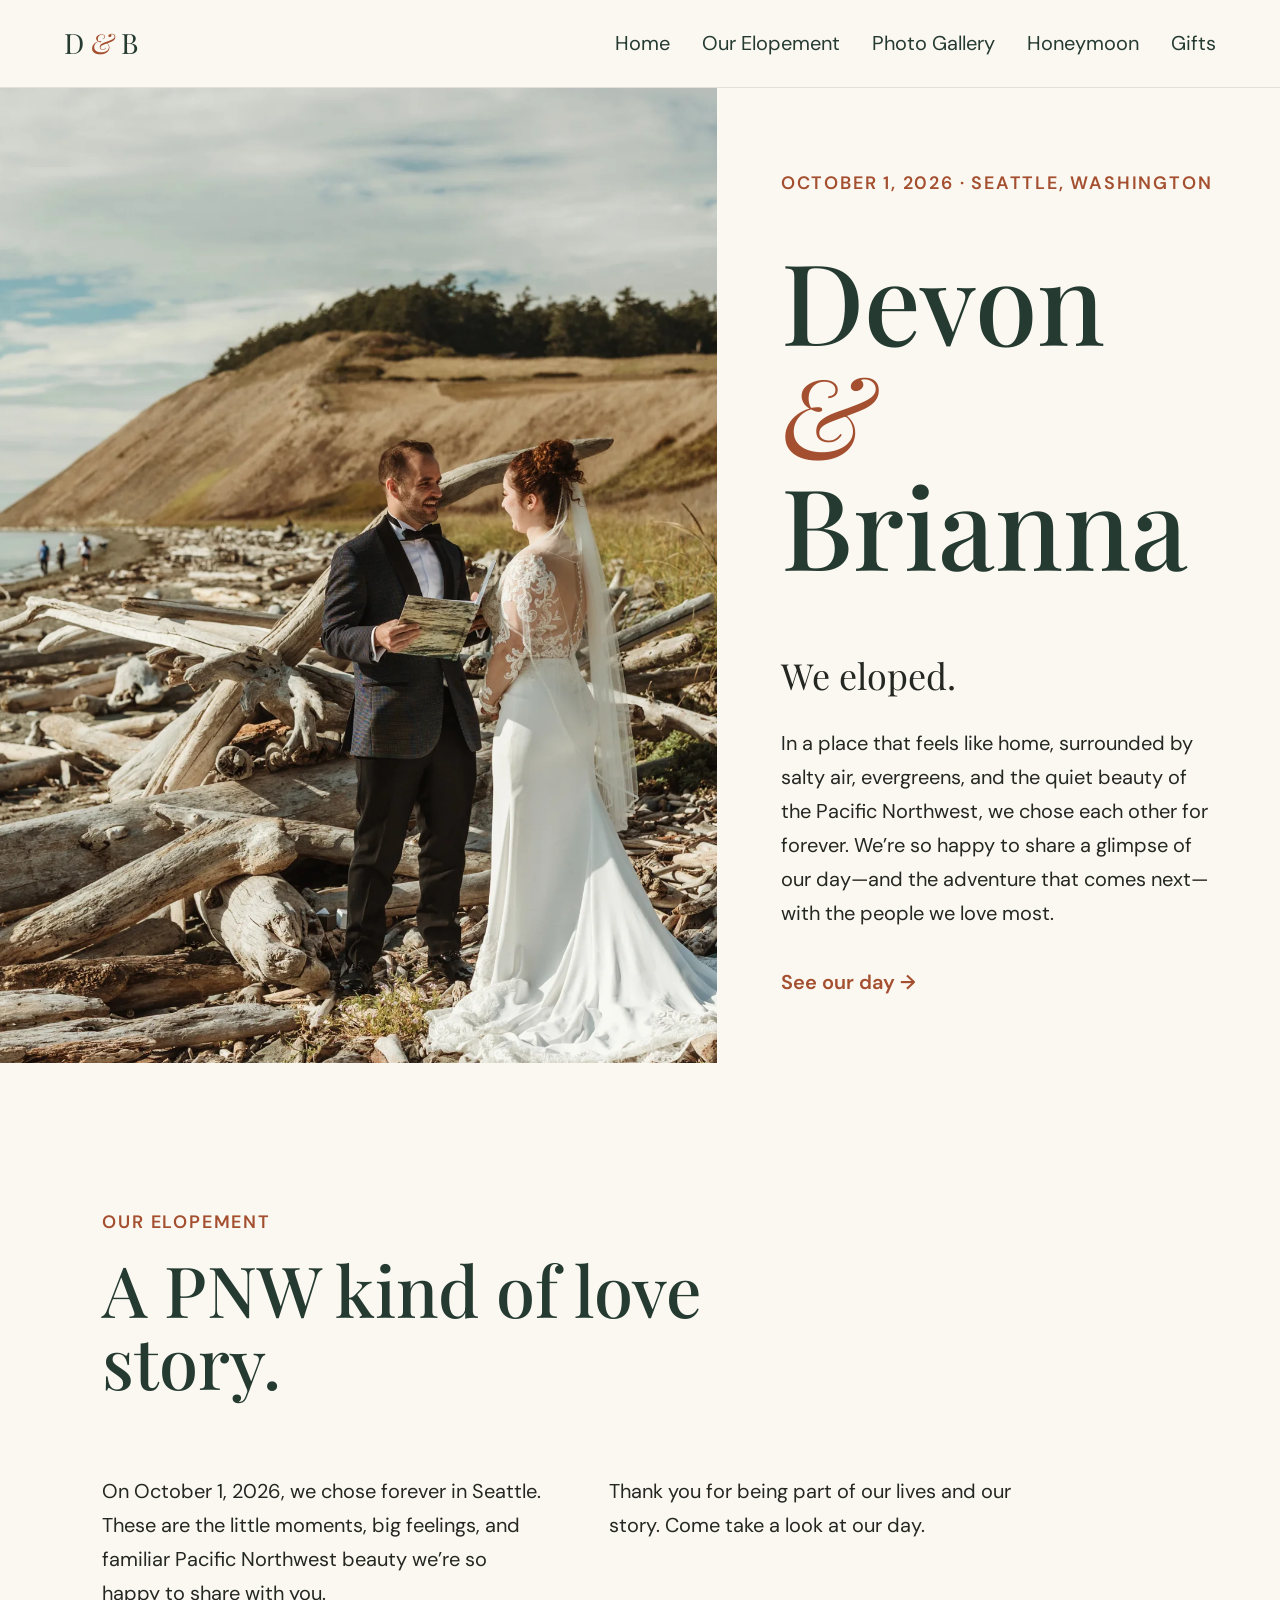
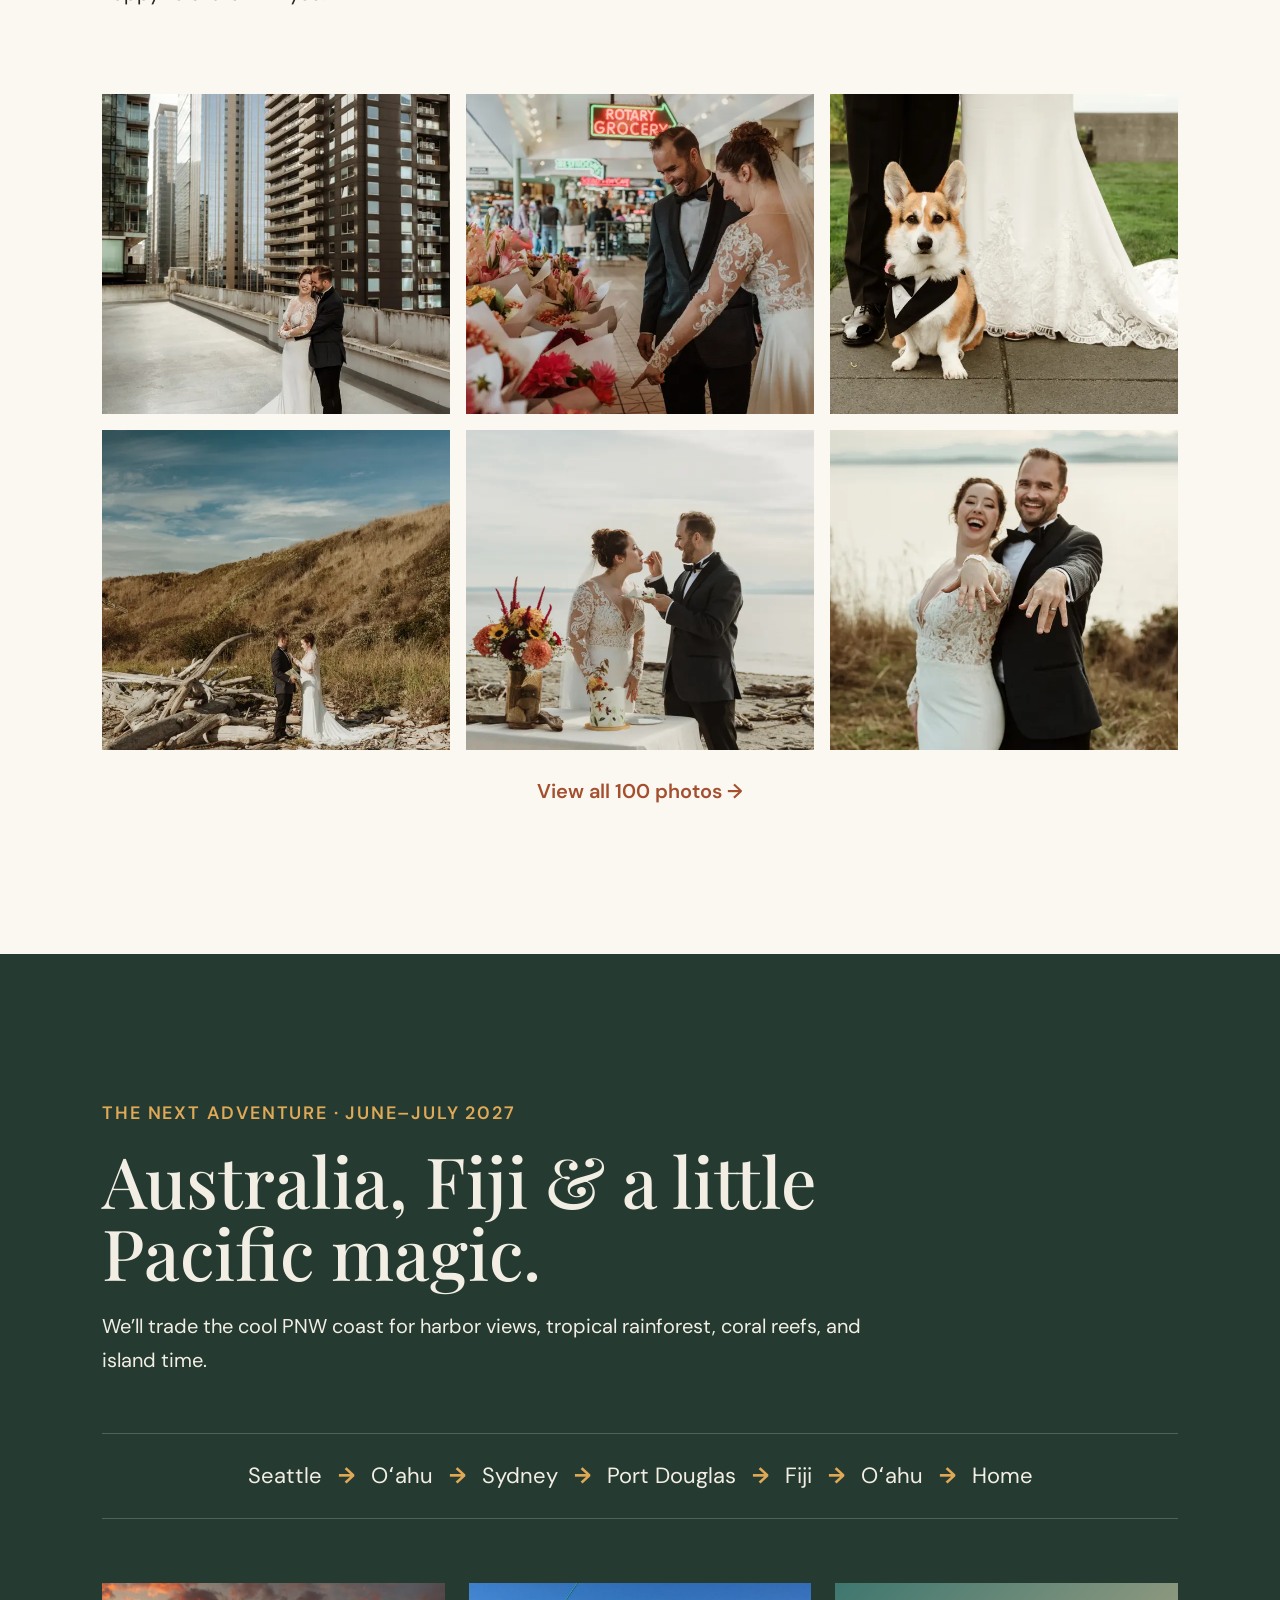
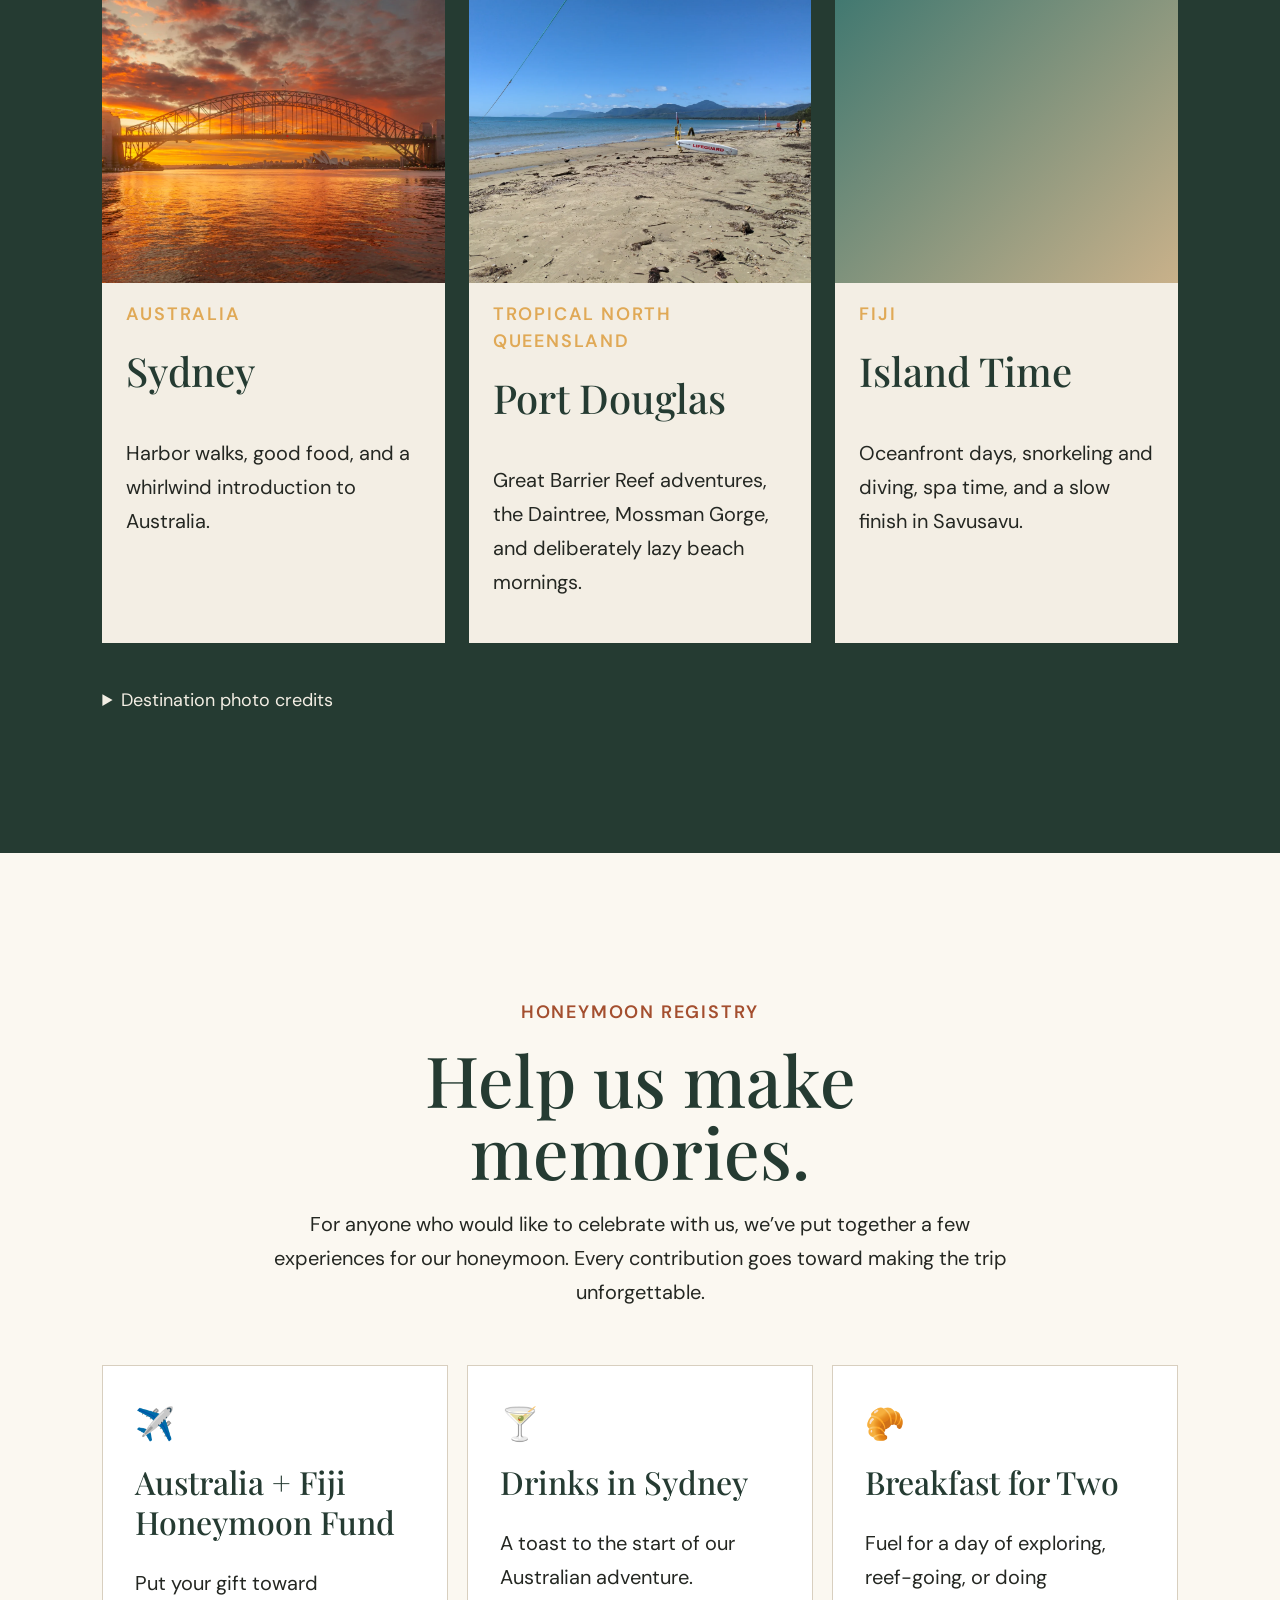
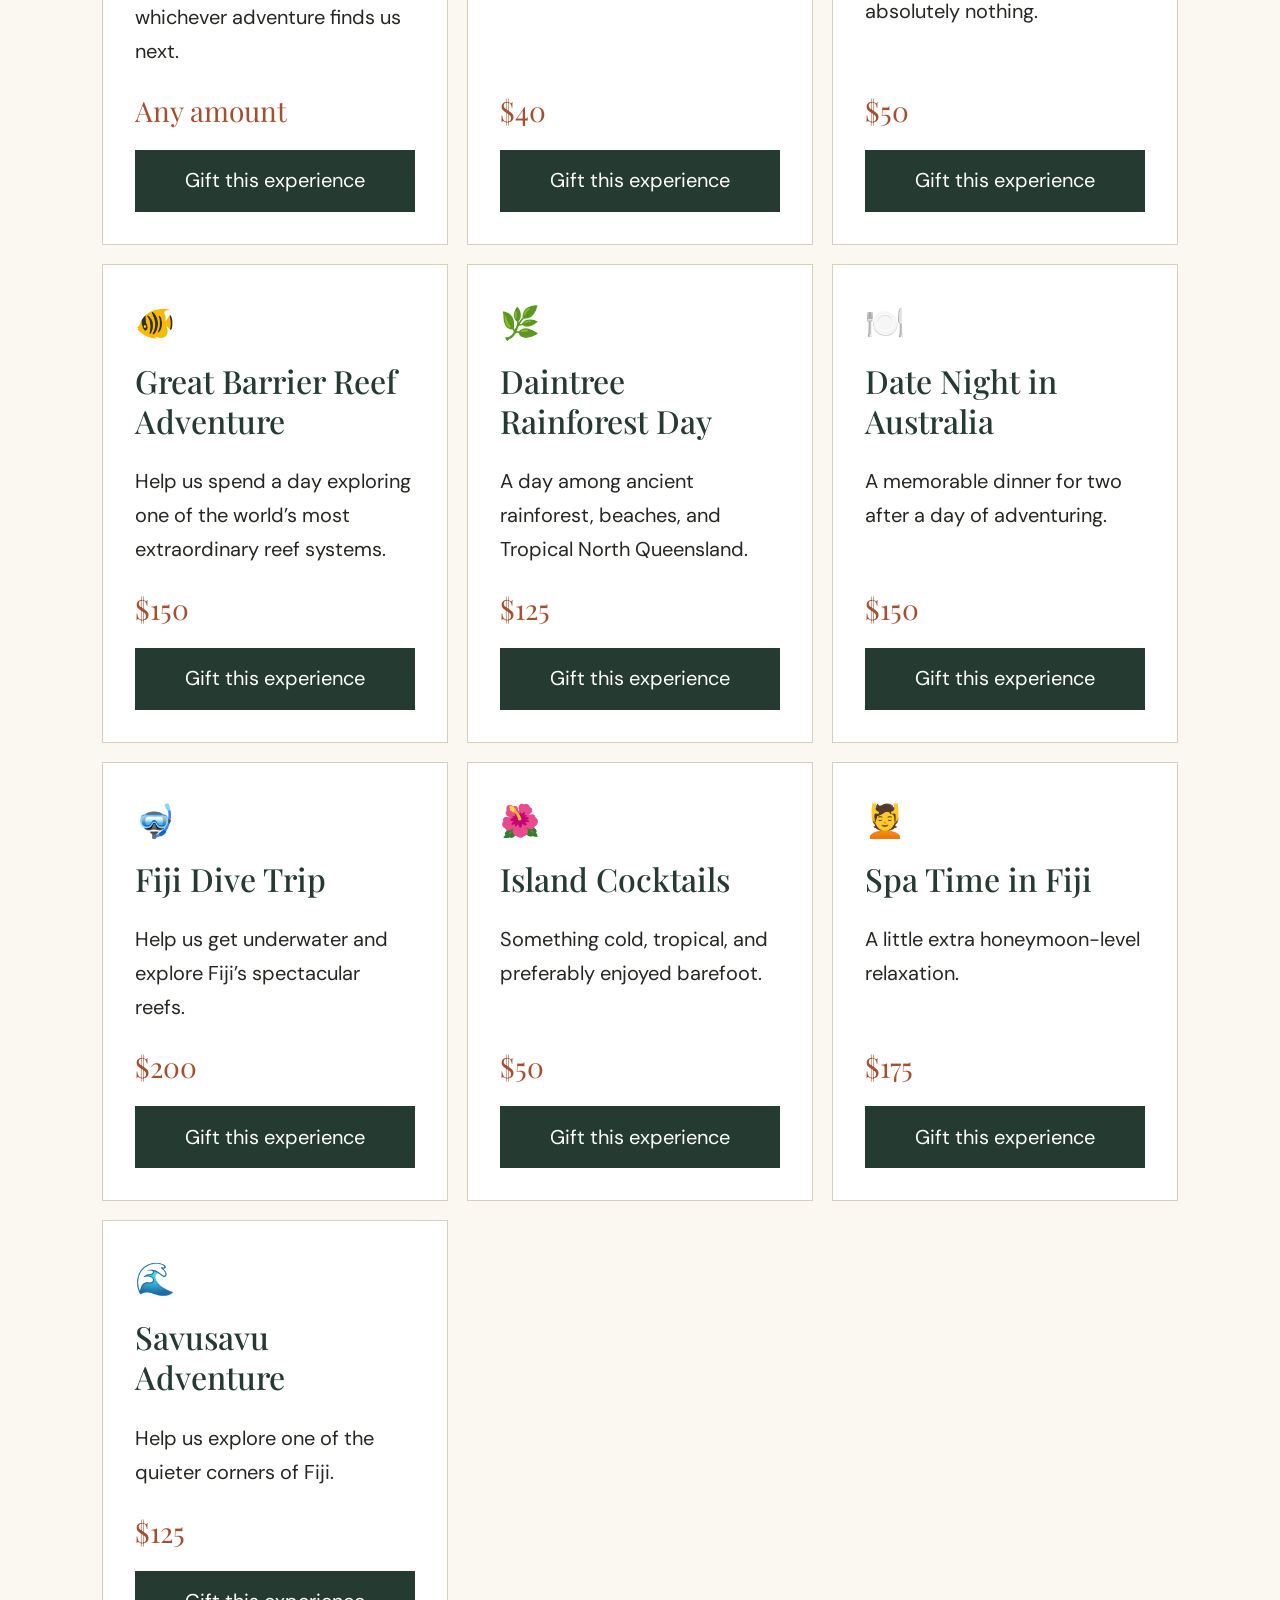
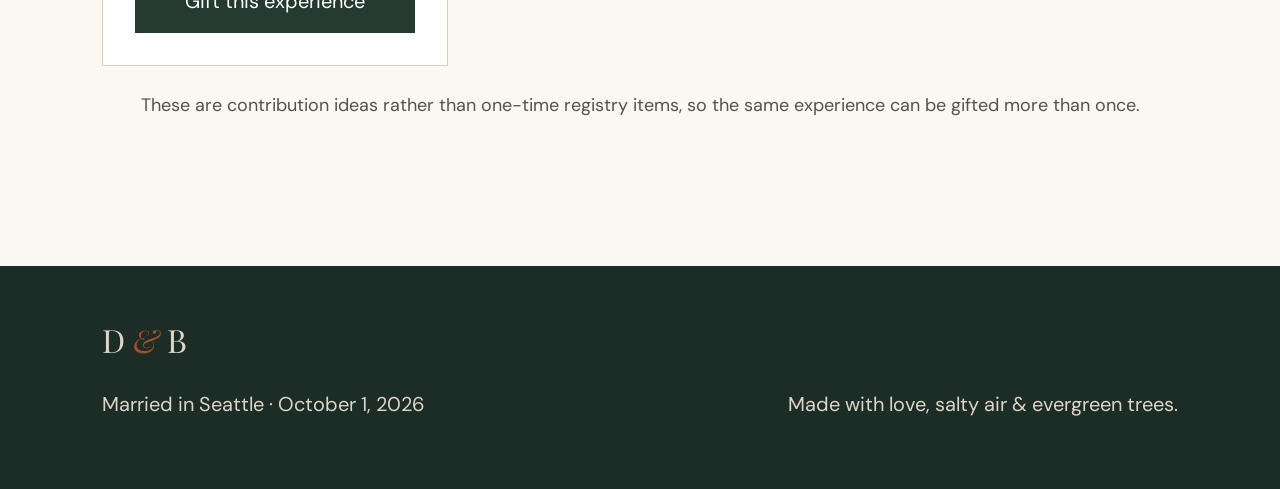
<file: index.html>
<!doctype html><html lang="en"><head><meta charset="utf-8"><meta name="viewport" content="width=device-width,initial-scale=1"><title>Devon & Brianna</title><link rel="stylesheet" href="assets/style.css?v=6"></head><body>
<div id="site"><header><a class="brand" href="#home">D <span>&</span> B</a><button class="menu" aria-label="Toggle navigation">Menu</button><nav><a href="#home">Home</a><a href="#elopement">Our Elopement</a><a href="gallery.html">Photo Gallery</a><a href="#honeymoon">Honeymoon</a><a href="#gifts">Gifts</a></nav></header>
<main><section id="home" class="hero"><div class="hero-image"><img src="assets/images/photo-057-full.webp" alt="Devon and Brianna together on the Pacific Northwest coast" fetchpriority="high"></div><div class="hero-copy"><p class="eyebrow">October 1, 2026 · Seattle, Washington</p><h1>Devon <i>&</i><br>Brianna</h1><p class="lead">We eloped.</p><p>In a place that feels like home, surrounded by salty air, evergreens, and the quiet beauty of the Pacific Northwest, we chose each other for forever. We’re so happy to share a glimpse of our day—and the adventure that comes next—with the people we love most.</p><a class="text-link" href="#elopement">See our day →</a></div></section>
<section id="elopement" class="section"><div class="section-head"><p class="eyebrow">Our Elopement</p><h2>A PNW kind of love story.</h2></div><div class="story"><p>On October 1, 2026, we chose forever in Seattle. These are the little moments, big feelings, and familiar Pacific Northwest beauty we’re so happy to share with you.</p><p>Thank you for being part of our lives and our story. Come take a look at our day.</p></div><div class="photo-preview"><a href="gallery.html#photo-001" aria-label="See elopement photo 1"><img src="assets/images/photo-001-thumb.webp" alt="Elopement photo 1" loading="lazy" width="618" height="800"></a><a href="gallery.html#photo-013" aria-label="See elopement photo 13"><img src="assets/images/photo-013-thumb.webp" alt="Elopement photo 13" loading="lazy" width="600" height="800"></a><a href="gallery.html#photo-030" aria-label="See elopement photo 30"><img src="assets/images/photo-030-thumb.webp" alt="Elopement photo 30" loading="lazy" width="800" height="571"></a><a href="gallery.html#photo-049" aria-label="See elopement photo 49"><img src="assets/images/photo-049-thumb.webp" alt="Elopement photo 49" loading="lazy" width="800" height="571"></a><a href="gallery.html#photo-072" aria-label="See elopement photo 72"><img src="assets/images/photo-072-thumb.webp" alt="Elopement photo 72" loading="lazy" width="800" height="640"></a><a href="gallery.html#photo-100" aria-label="See elopement photo 100"><img src="assets/images/photo-100-thumb.webp" alt="Elopement photo 100" loading="lazy" width="640" height="800"></a></div><p class="gallery-note"><a class="text-link" href="gallery.html">View all 100 photos →</a></p></section>
<section id="honeymoon" class="section honeymoon"><div class="section-head"><p class="eyebrow">The next adventure · June–July 2027</p><h2>Australia, Fiji & a little Pacific magic.</h2><p>We’ll trade the cool PNW coast for harbor views, tropical rainforest, coral reefs, and island time.</p></div><div class="route"><span>Seattle</span><b>→</b><span>Oʻahu</span><b>→</b><span>Sydney</span><b>→</b><span>Port Douglas</span><b>→</b><span>Fiji</span><b>→</b><span>Oʻahu</span><b>→</b><span>Home</span></div><div class="destination-grid"><article><img class="dest-img sydney" src="assets/images/sydney.webp" alt="Sydney Harbour Bridge and Opera House at sunset" width="1400" height="933" loading="lazy" decoding="async"><p class="eyebrow">Australia</p><h3>Sydney</h3><p>Harbor walks, good food, and a whirlwind introduction to Australia.</p></article><article><img class="dest-img reef" src="assets/images/port-douglas.webp" alt="Four Mile Beach and the Coral Sea in Port Douglas" width="1400" height="1050" loading="lazy" decoding="async"><p class="eyebrow">Tropical North Queensland</p><h3>Port Douglas</h3><p>Great Barrier Reef adventures, the Daintree, Mossman Gorge, and deliberately lazy beach mornings.</p></article><article><img class="dest-img fiji" src="assets/images/fiji.webp" alt="Palm-fringed beach and turquoise water on Bounty Island, Fiji" width="1400" height="1050" loading="lazy" decoding="async"><p class="eyebrow">Fiji</p><h3>Island Time</h3><p>Oceanfront days, snorkeling and diving, spa time, and a slow finish in Savusavu.</p></article></div><details class="photo-credits"><summary>Destination photo credits</summary><ul><li>Sydney: <a href="https://commons.wikimedia.org/wiki/File:Sydney_Harbour_including_Harbour_bridge_and_Opera_House.jpg" target="_blank" rel="noopener">Gibrate1, via Wikimedia Commons</a> · <a href="https://creativecommons.org/publicdomain/zero/1.0/" target="_blank" rel="noopener">CC0 1.0</a>. Resized and converted to WebP; displayed with a responsive crop.</li><li>Port Douglas: <a href="https://commons.wikimedia.org/wiki/File:Four_Mile_Beach.jpg" target="_blank" rel="noopener">Mathew Attlee, via Wikimedia Commons</a> · <a href="https://creativecommons.org/licenses/by-sa/4.0/" target="_blank" rel="noopener">CC BY-SA 4.0</a>. Resized and converted to WebP; displayed with a responsive crop.</li><li>Fiji: <a href="https://commons.wikimedia.org/wiki/File:Bounty_Island_beach_Fiji.jpg" target="_blank" rel="noopener">JaredWiltshire, via Wikimedia Commons</a> · <a href="https://creativecommons.org/licenses/by-sa/3.0/" target="_blank" rel="noopener">CC BY-SA 3.0</a>. Resized and converted to WebP; displayed with a responsive crop.</li></ul></details></section>
<section id="gifts" class="section gifts"><div class="section-head center"><p class="eyebrow">Honeymoon Registry</p><h2>Help us make memories.</h2><p>For anyone who would like to celebrate with us, we’ve put together a few experiences for our honeymoon. Every contribution goes toward making the trip unforgettable.</p></div><div id="giftGrid" class="gift-grid"></div><p class="fineprint">These are contribution ideas rather than one-time registry items, so the same experience can be gifted more than once.</p></section>
</main><footer><div><div class="footer-mark">D <span>&</span> B</div><p>Married in Seattle · October 1, 2026</p></div><p>Made with love, salty air & evergreen trees.</p></footer></div>
<div id="modal" class="modal" hidden><div class="modal-card" role="dialog" aria-modal="true" aria-labelledby="modalTitle"><button id="closeModal" class="close" aria-label="Close">×</button><p class="eyebrow">A gift for our honeymoon</p><h2 id="modalTitle">Thank you.</h2><p id="giftChoice"></p><p>Choose Venmo or Zelle below. Scan a QR code with a second device, or use the payment details directly in your app.</p><div class="pay-options"><div><h3>Venmo</h3><a href="assets/images/venmo-qr.png" target="_blank" rel="noopener" aria-label="Open Brianna’s Venmo QR code at full size"><img class="payment-qr" src="assets/images/venmo-qr.png" alt="Venmo QR code for @Brianna-Burrows" width="1179" height="1072"></a><p class="payment-detail">@Brianna-Burrows</p><button class="secondary" data-copy="@Brianna-Burrows">Copy Venmo username</button><ol><li>Open Venmo and scan this code, or search for <strong>@Brianna-Burrows</strong>.</li><li>Confirm the recipient is Brianna Burrows, then enter your gift amount.</li><li>Add your name and chosen experience in the payment note, then review and send.</li></ol></div><div><h3>Zelle</h3><a href="assets/images/zelle-qr.png" target="_blank" rel="noopener" aria-label="Open Brianna’s Zelle QR code at full size"><img class="payment-qr" src="assets/images/zelle-qr.png" alt="Zelle QR code for Brianna’s payment details" width="571" height="681"></a><p>Send your gift to Brianna’s mobile number:</p><p class="payment-detail" id="zelle">(206) 369-0433</p><button class="secondary" data-copy="2063690433">Copy Zelle phone number</button><ol><li>Open Zelle in your bank’s app.</li><li>Use its QR scanner if available, or add a recipient using <strong>(206) 369-0433</strong>.</li><li>Confirm the recipient is Brianna, enter your gift amount, and add your name and experience in the memo if available. Review and send.</li></ol></div></div><p class="modal-note">Using one device? Enter the username or phone number directly. Tap either QR code to open a larger image. If the recipient looks unfamiliar, check with us before sending. Thank you for helping us make a memory!</p><p id="copyStatus" class="modal-note" role="status" aria-live="polite"></p></div></div>
<script src="assets/script.js?v=4"></script></body></html>
</file>
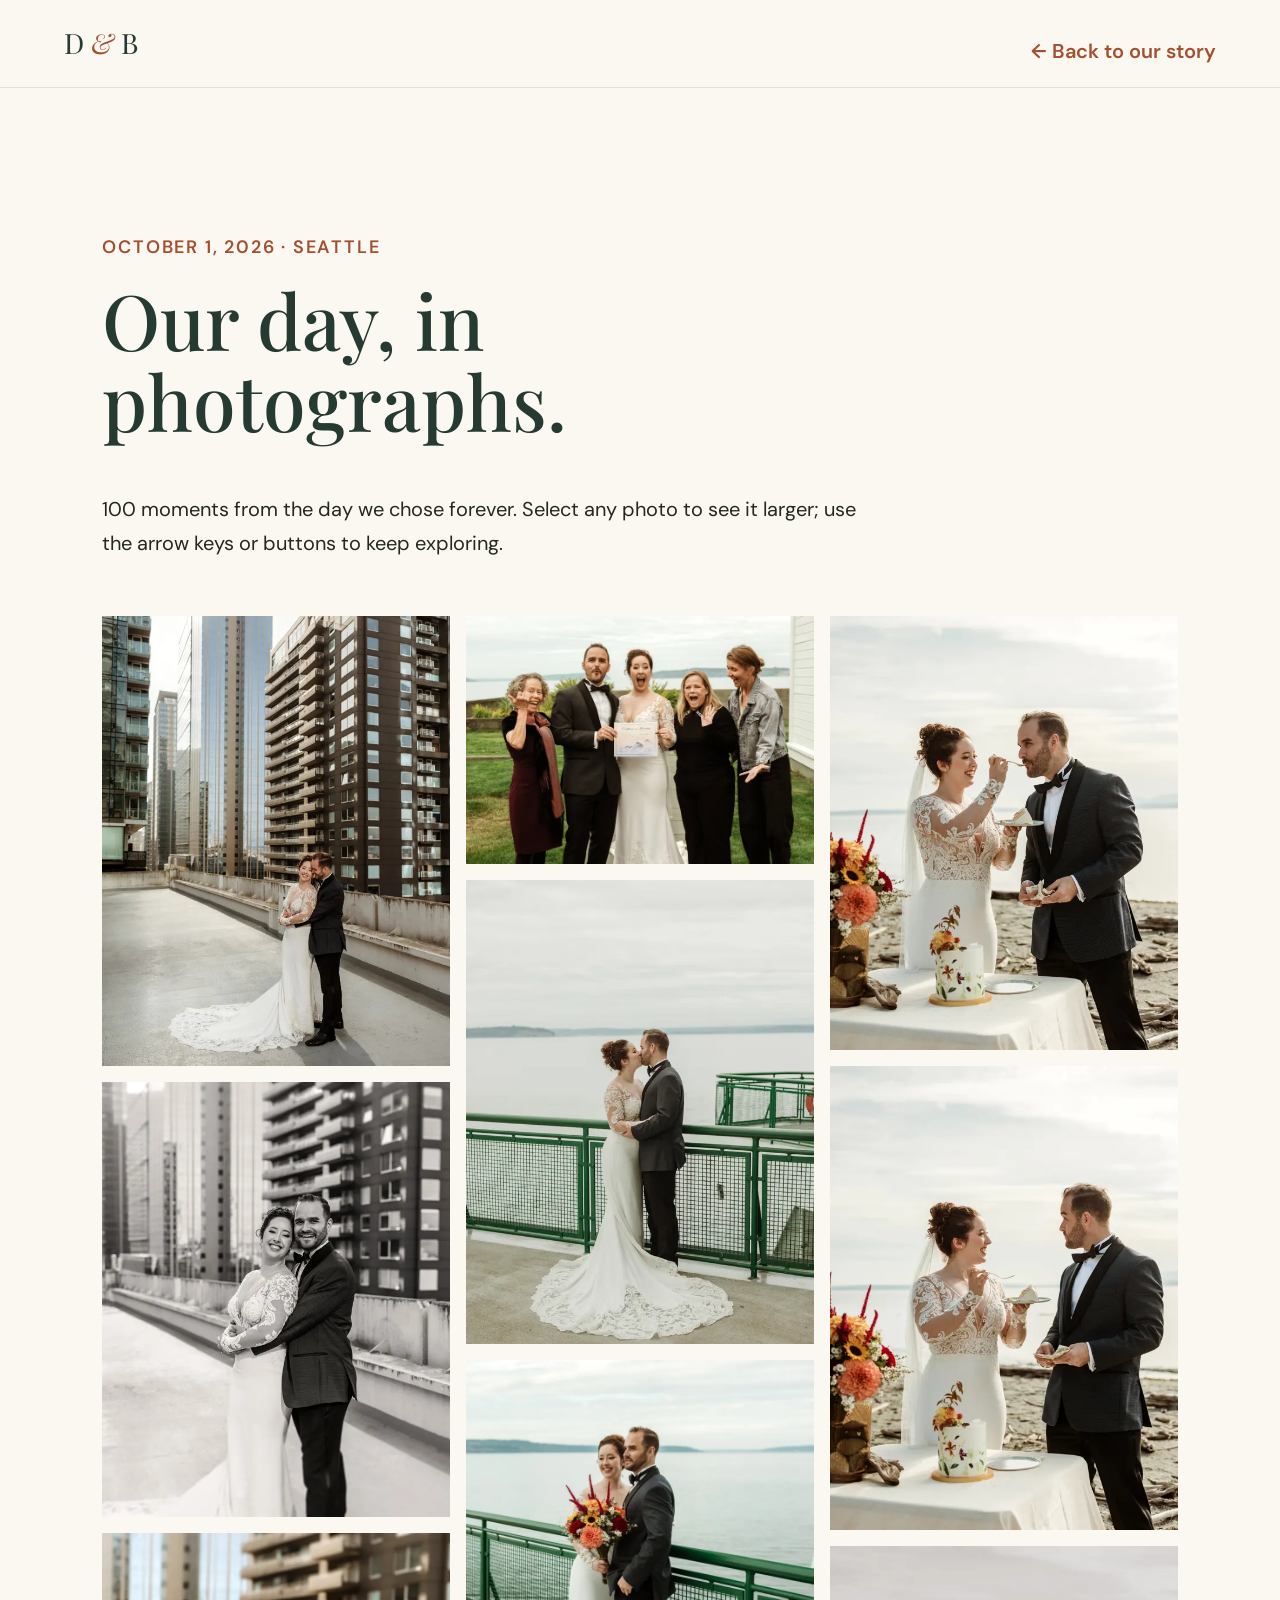
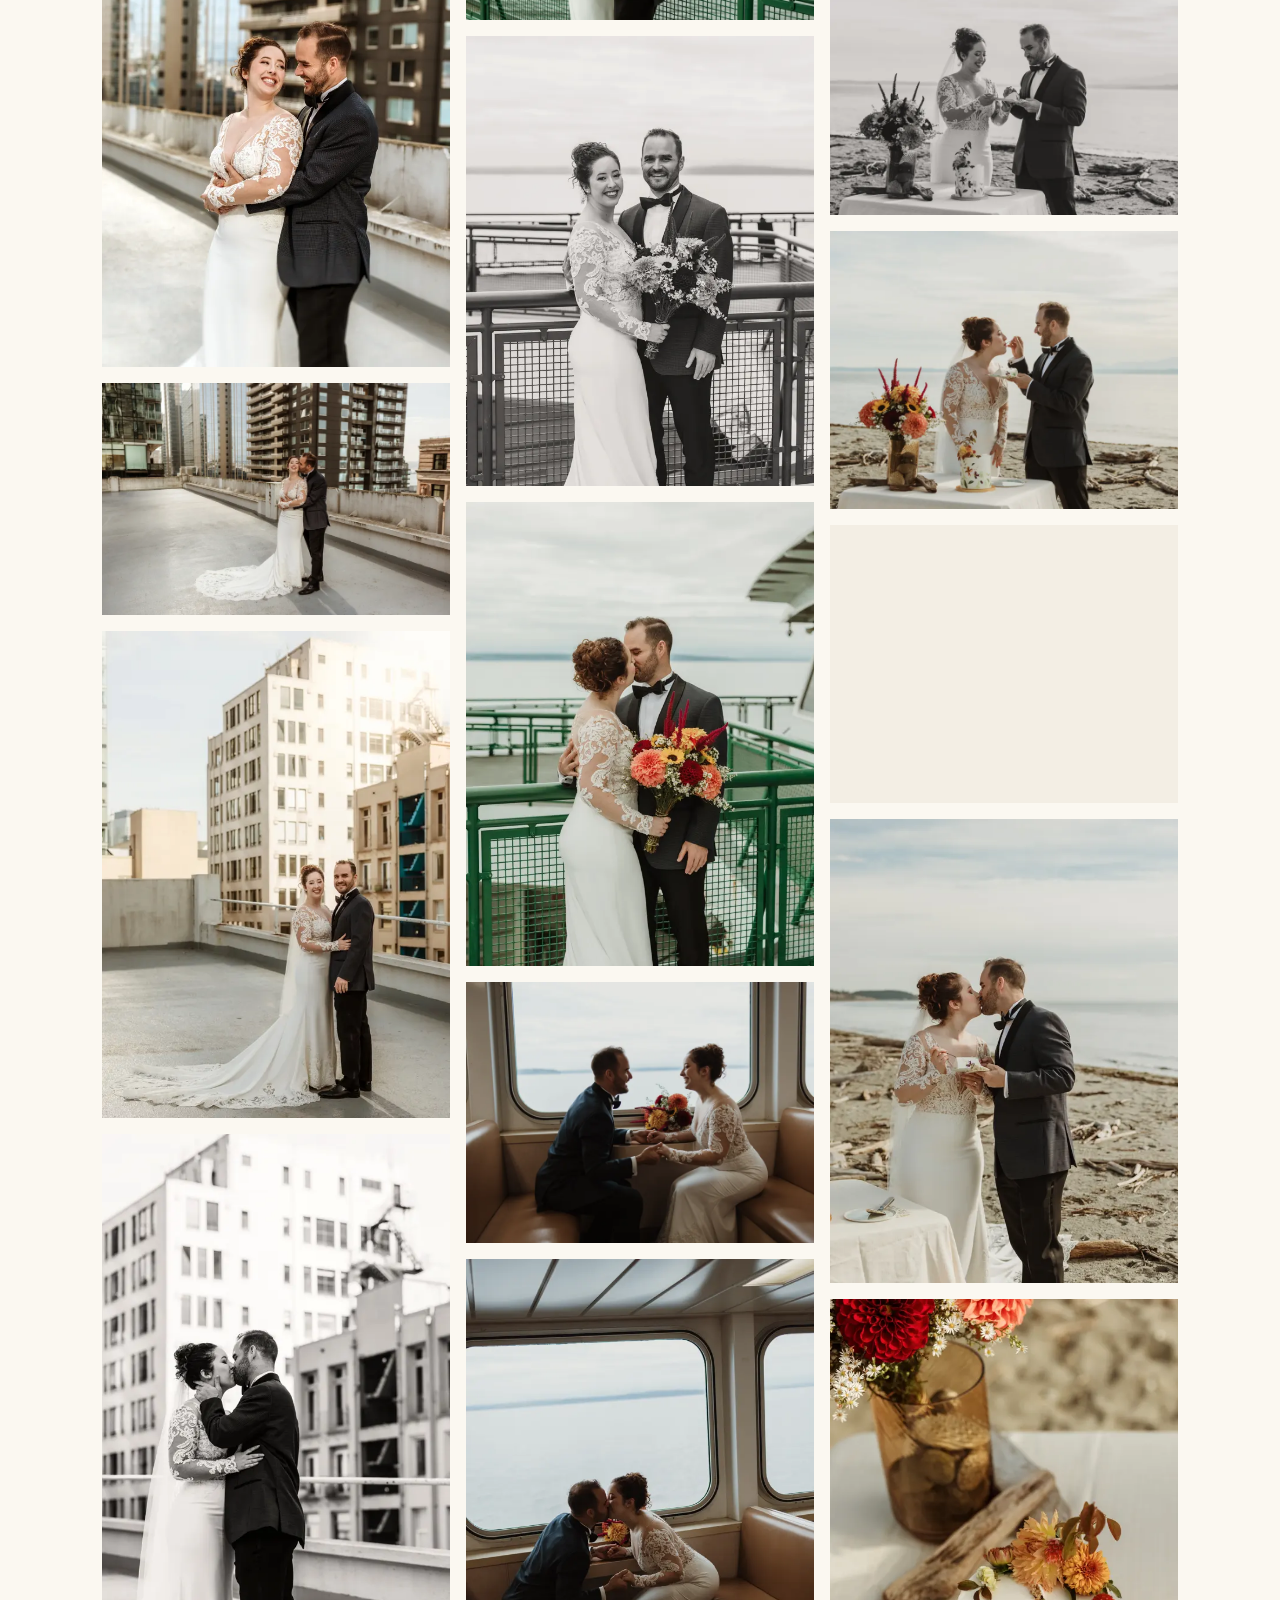
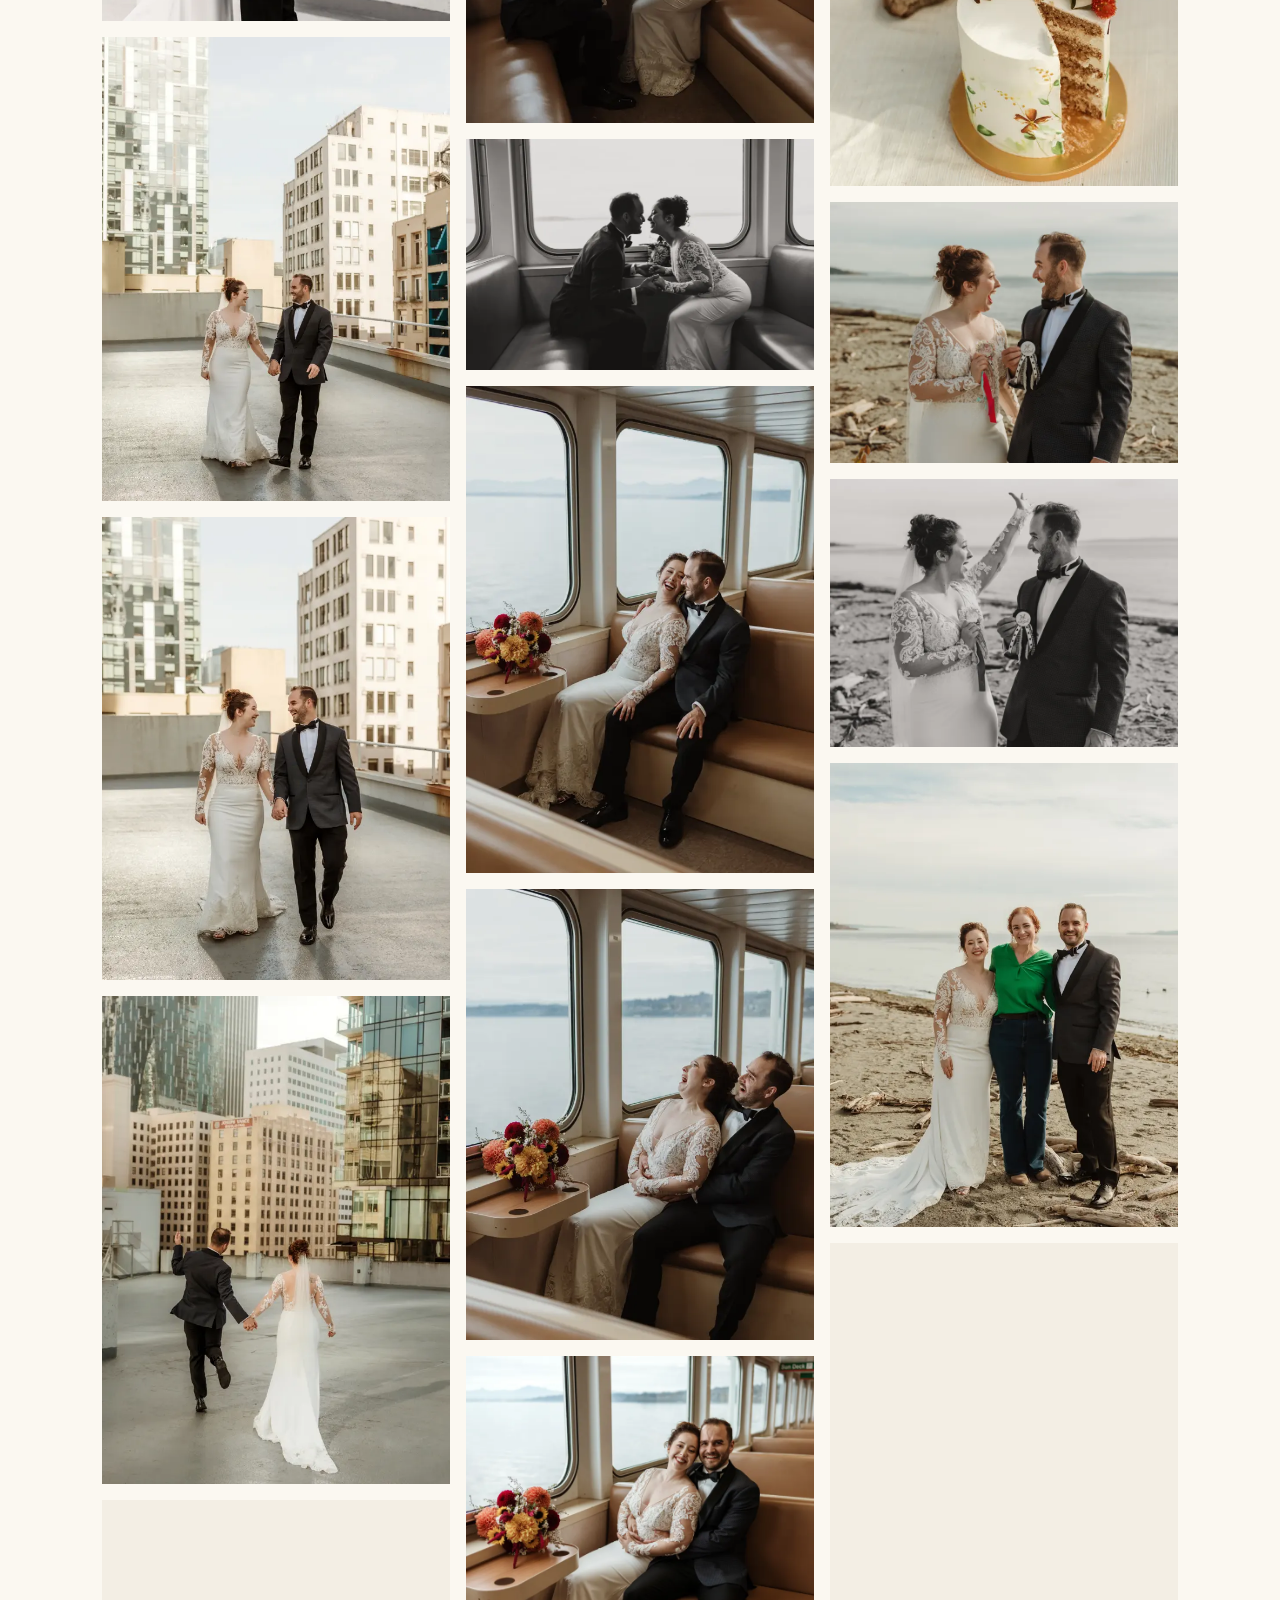
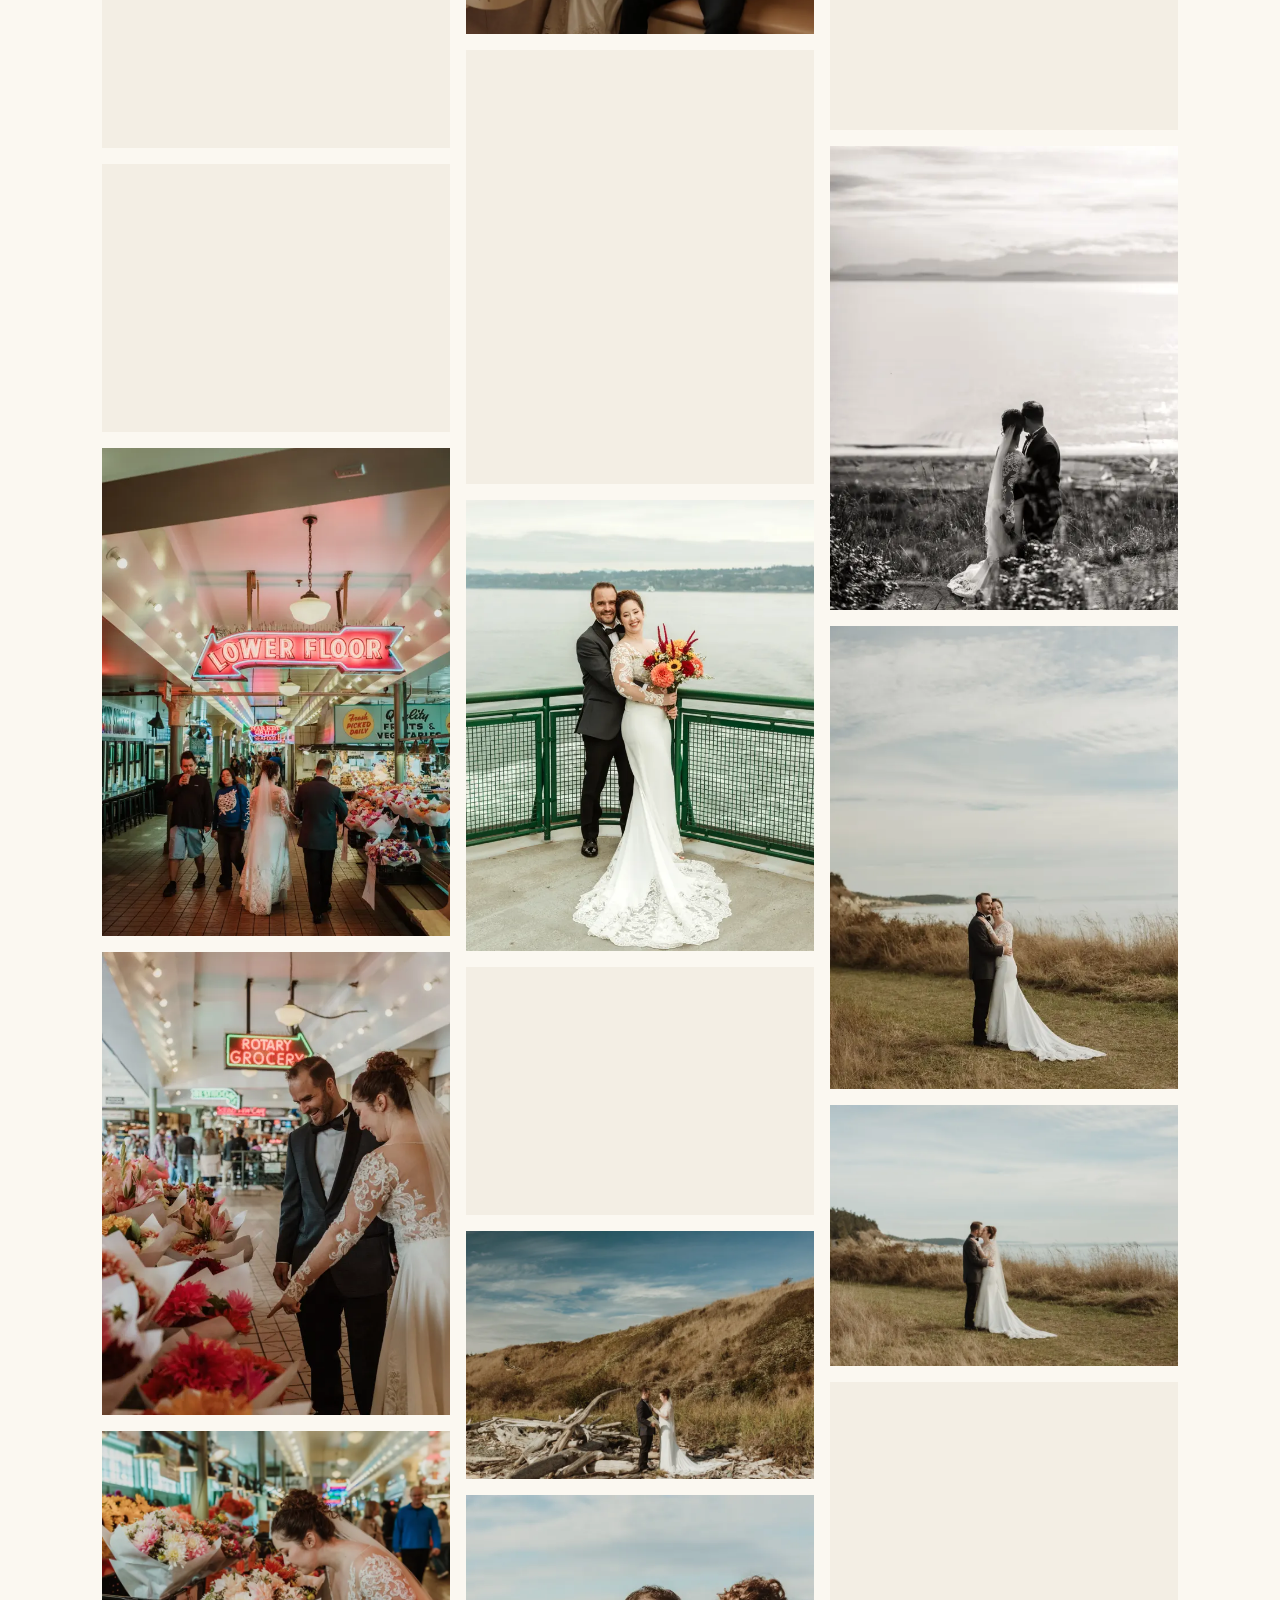
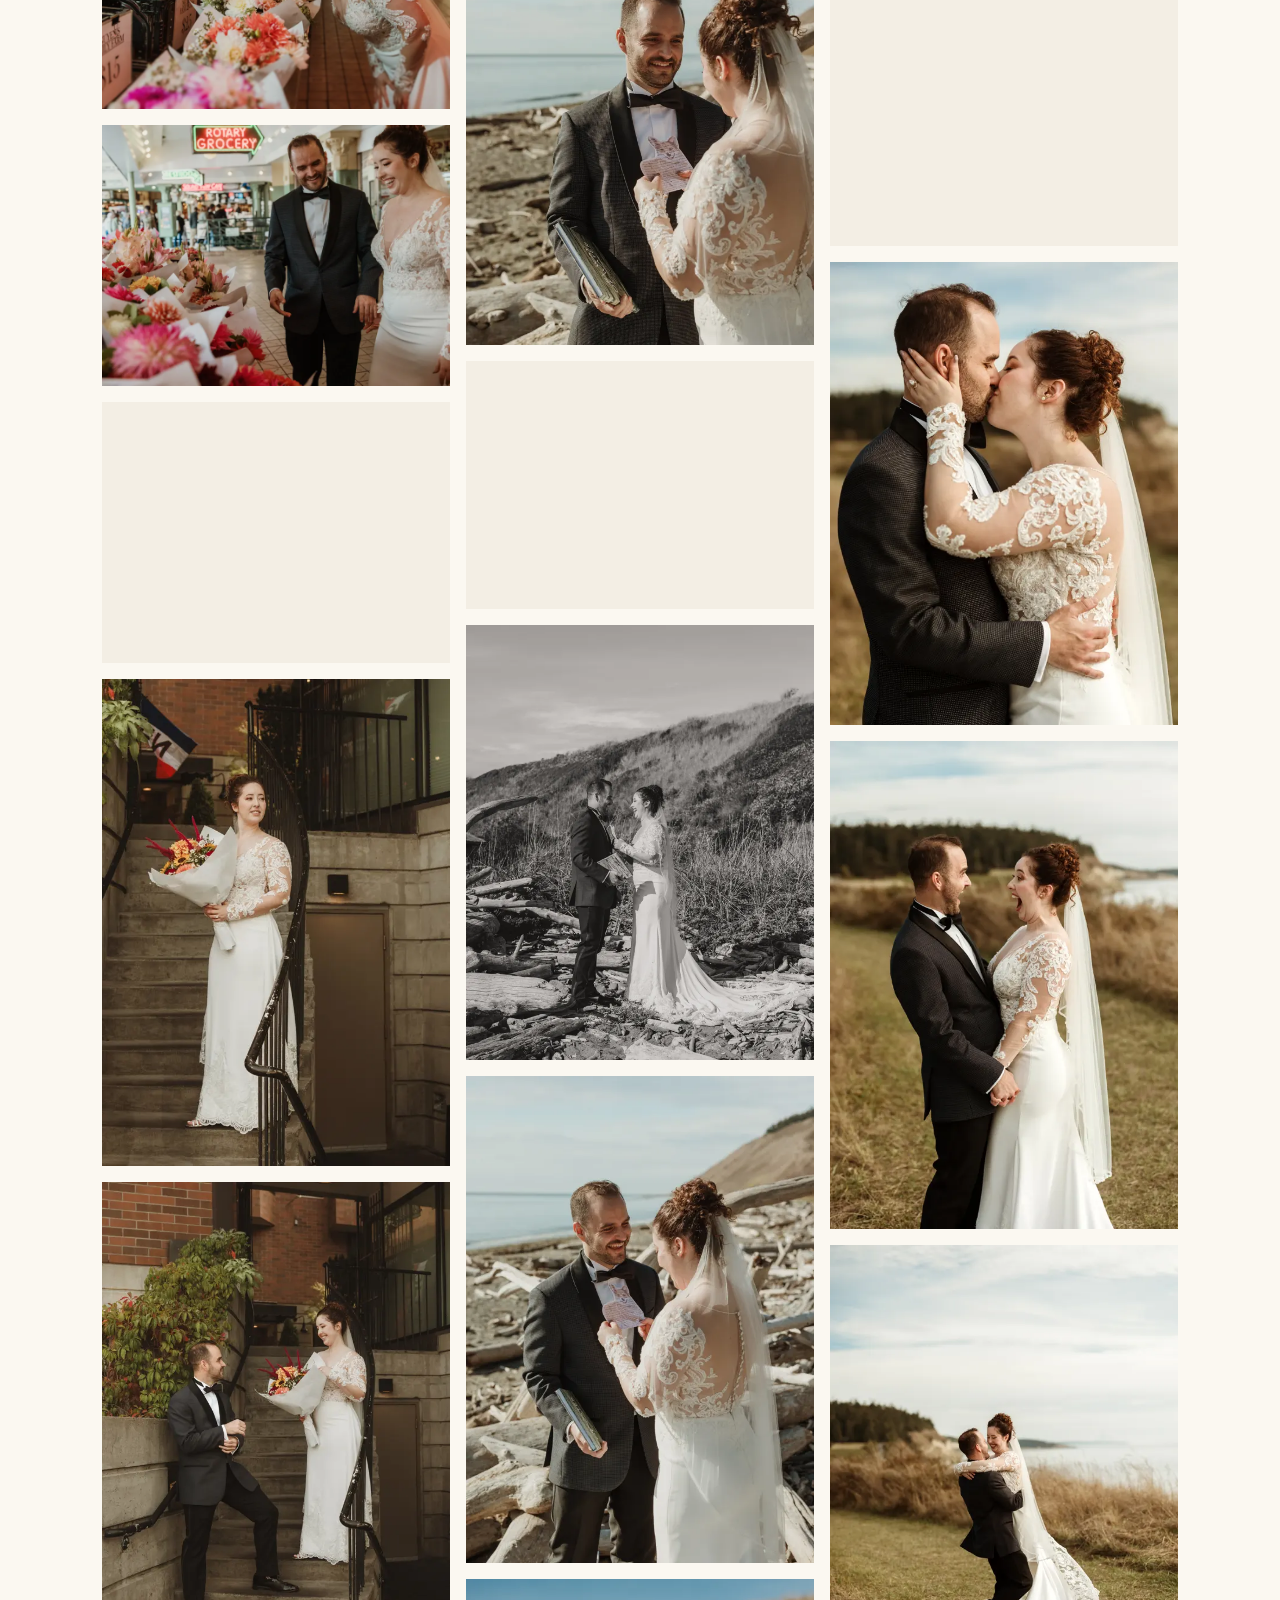
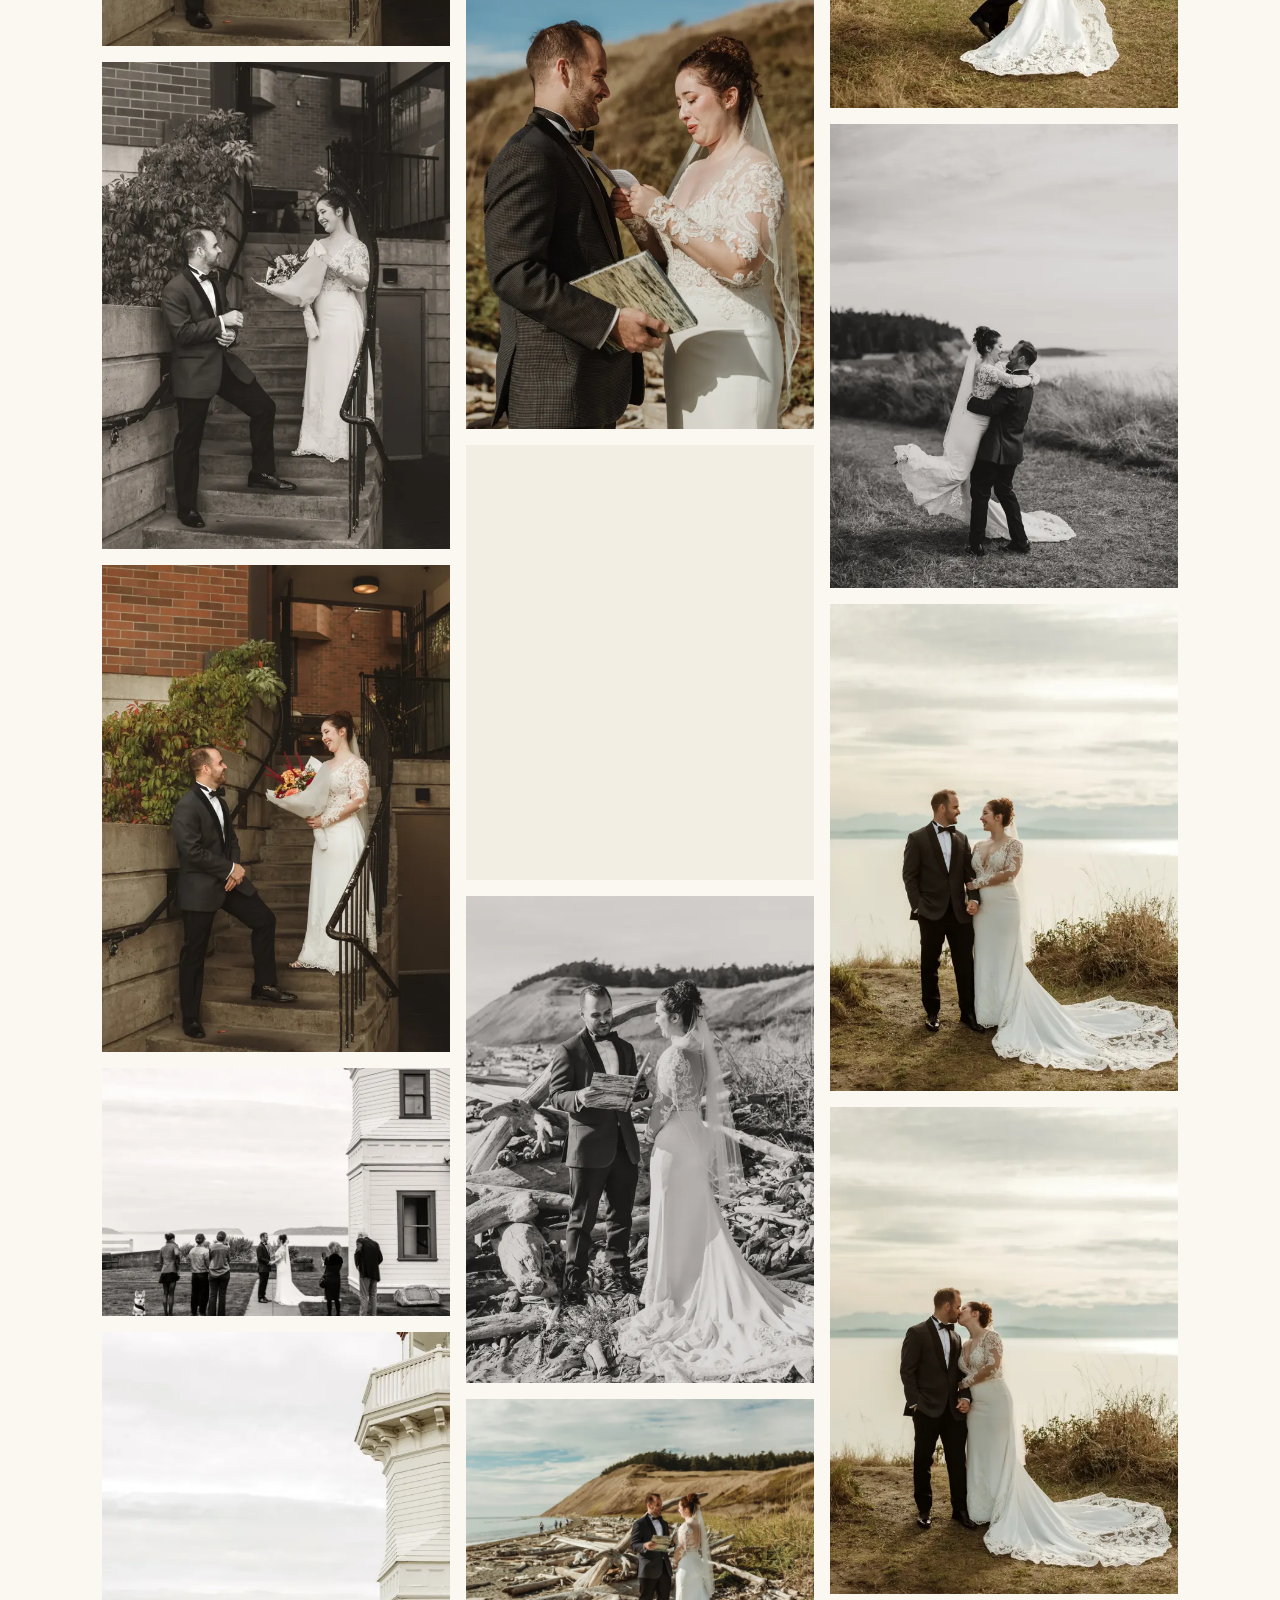
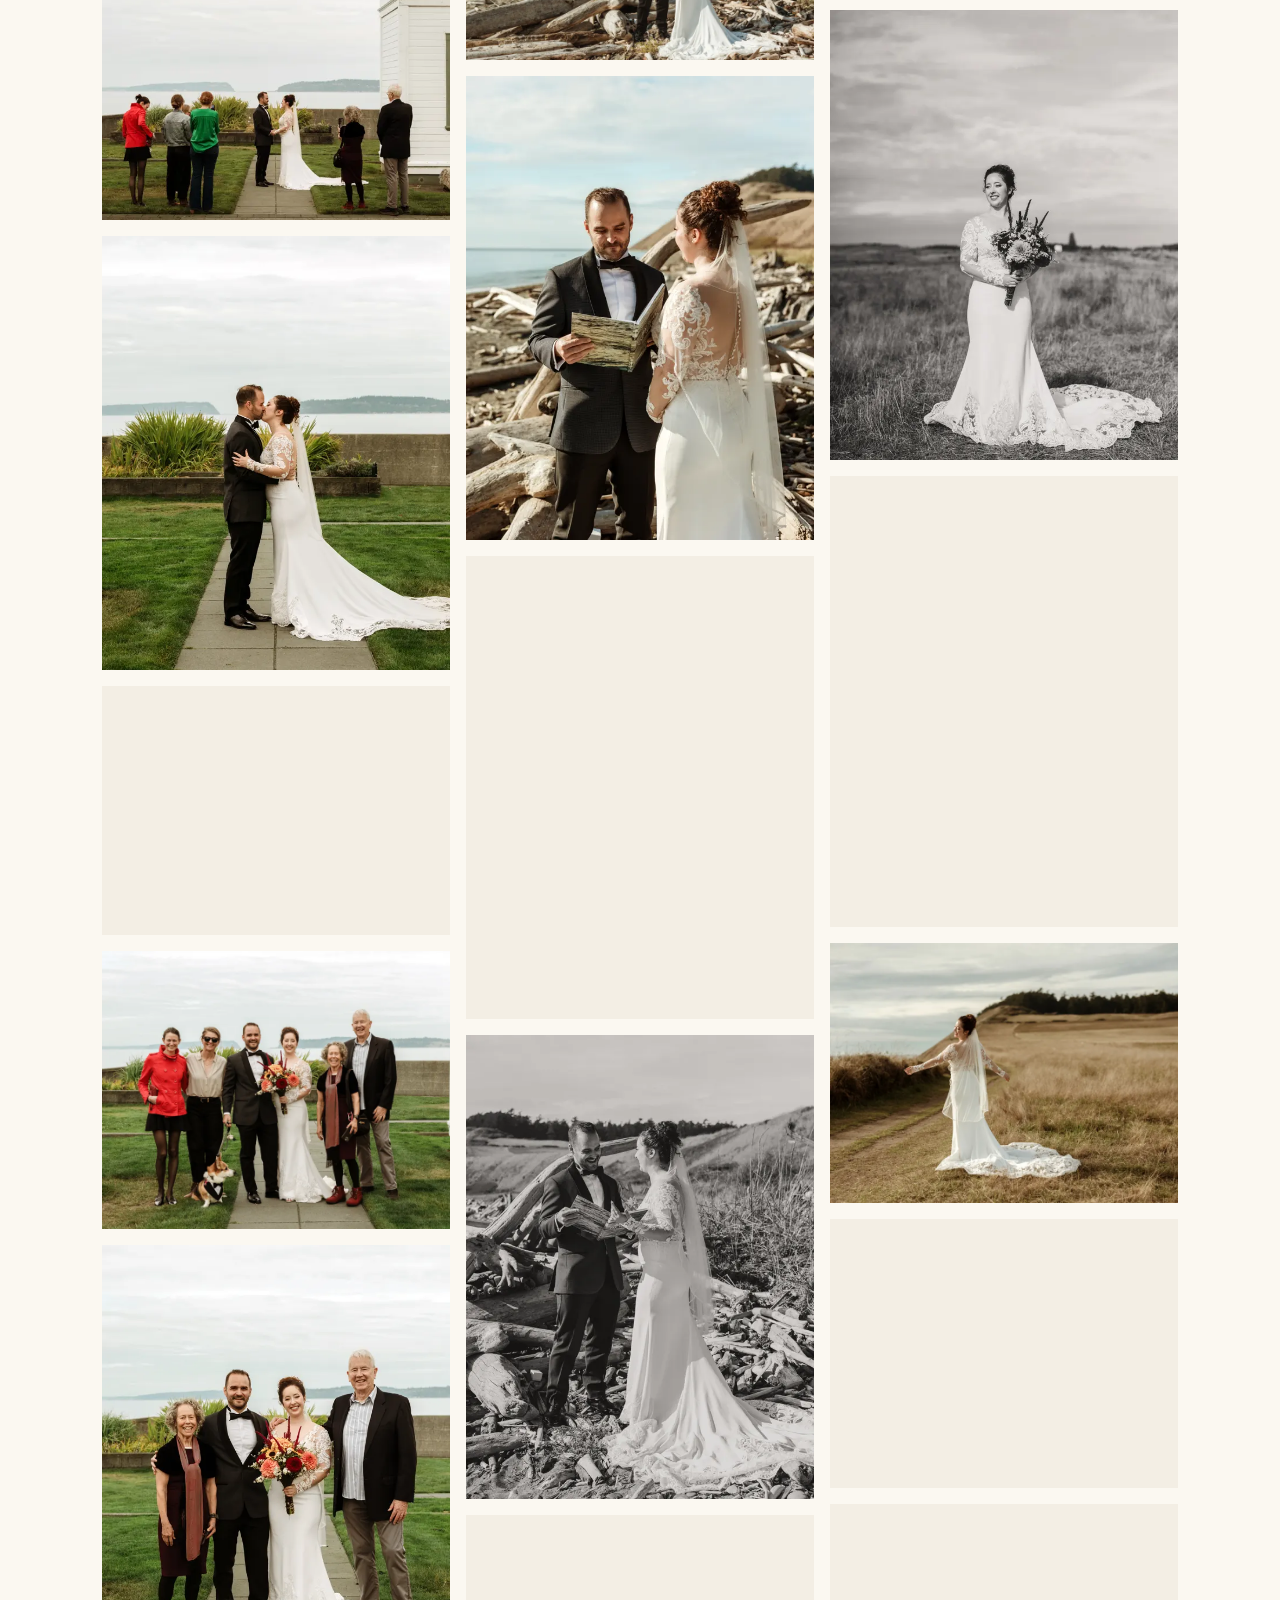
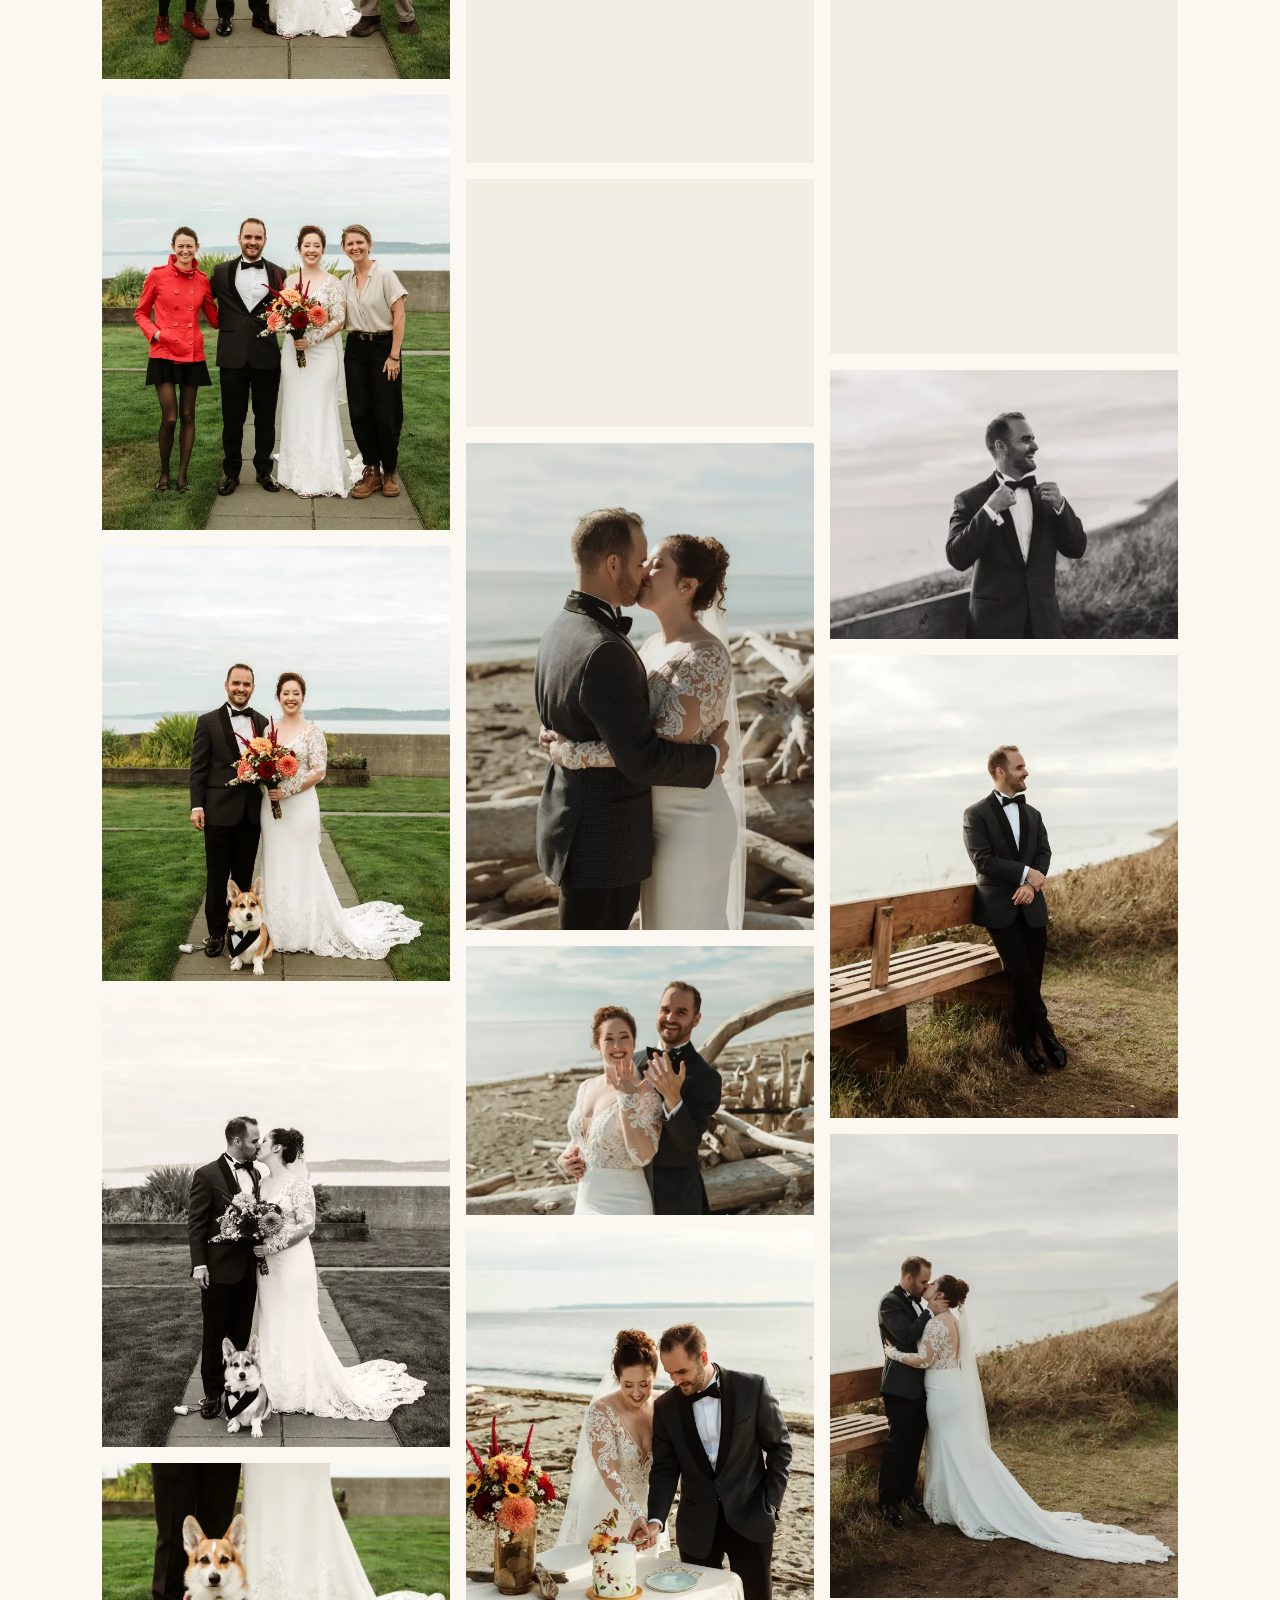
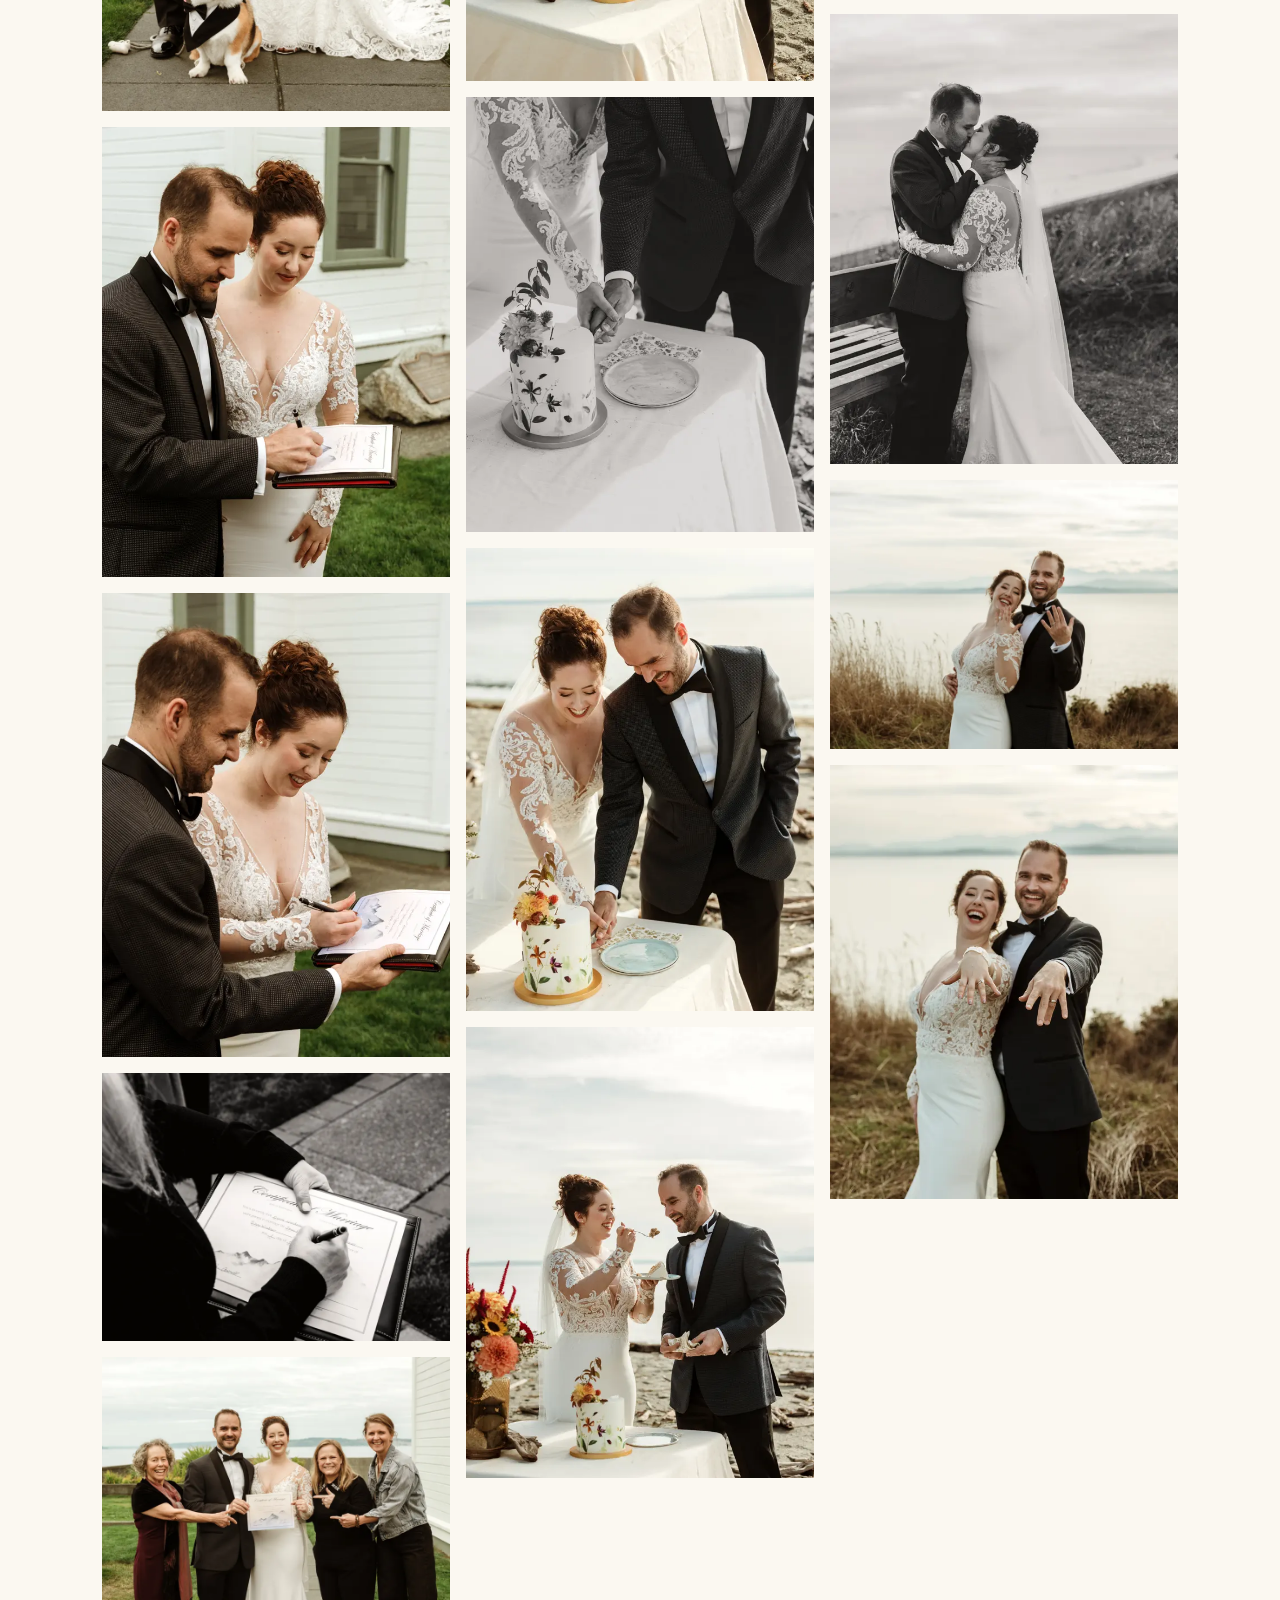
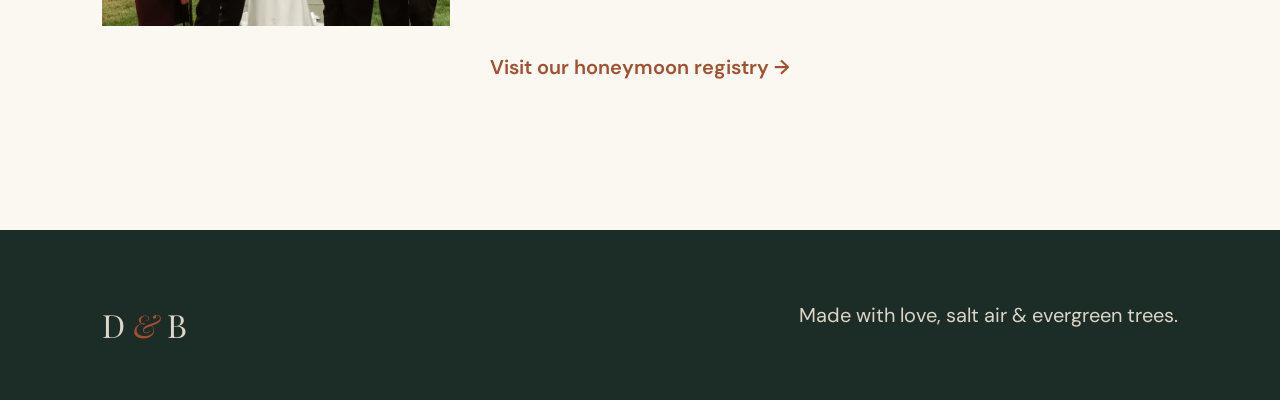
<file: gallery.html>
<!doctype html><html lang="en"><head><meta charset="utf-8"><meta name="viewport" content="width=device-width,initial-scale=1"><title>Our Elopement Photos · Devon & Brianna</title><link rel="stylesheet" href="assets/style.css?v=5"></head><body><header><a class="brand" href="index.html">D <span>&</span> B</a><a class="text-link" href="index.html#elopement">← Back to our story</a></header><main class="section"><div class="section-head"><p class="eyebrow">October 1, 2026 · Seattle</p><h1 class="gallery-title">Our day, in photographs.</h1><p>100 moments from the day we chose forever. Select any photo to see it larger; use the arrow keys or buttons to keep exploring.</p></div><div class="photo-wall"><a class="photo" id="photo-001" href="assets/images/photo-001-full.webp" data-index="0" aria-label="Open elopement photo 1 of 100"><img src="assets/images/photo-001-thumb.webp" width="618" height="800" alt="Devon and Brianna’s elopement, photo 1 of 100" loading="lazy" decoding="async"></a>
<a class="photo" id="photo-002" href="assets/images/photo-002-full.webp" data-index="1" aria-label="Open elopement photo 2 of 100"><img src="assets/images/photo-002-thumb.webp" width="640" height="800" alt="Devon and Brianna’s elopement, photo 2 of 100" loading="lazy" decoding="async"></a>
<a class="photo" id="photo-003" href="assets/images/photo-003-full.webp" data-index="2" aria-label="Open elopement photo 3 of 100"><img src="assets/images/photo-003-thumb.webp" width="640" height="800" alt="Devon and Brianna’s elopement, photo 3 of 100" loading="lazy" decoding="async"></a>
<a class="photo" id="photo-004" href="assets/images/photo-004-full.webp" data-index="3" aria-label="Open elopement photo 4 of 100"><img src="assets/images/photo-004-thumb.webp" width="800" height="533" alt="Devon and Brianna’s elopement, photo 4 of 100" loading="lazy" decoding="async"></a>
<a class="photo" id="photo-005" href="assets/images/photo-005-full.webp" data-index="4" aria-label="Open elopement photo 5 of 100"><img src="assets/images/photo-005-thumb.webp" width="571" height="800" alt="Devon and Brianna’s elopement, photo 5 of 100" loading="lazy" decoding="async"></a>
<a class="photo" id="photo-006" href="assets/images/photo-006-full.webp" data-index="5" aria-label="Open elopement photo 6 of 100"><img src="assets/images/photo-006-thumb.webp" width="571" height="800" alt="Devon and Brianna’s elopement, photo 6 of 100" loading="lazy" decoding="async"></a>
<a class="photo" id="photo-007" href="assets/images/photo-007-full.webp" data-index="6" aria-label="Open elopement photo 7 of 100"><img src="assets/images/photo-007-thumb.webp" width="600" height="800" alt="Devon and Brianna’s elopement, photo 7 of 100" loading="lazy" decoding="async"></a>
<a class="photo" id="photo-008" href="assets/images/photo-008-full.webp" data-index="7" aria-label="Open elopement photo 8 of 100"><img src="assets/images/photo-008-thumb.webp" width="600" height="800" alt="Devon and Brianna’s elopement, photo 8 of 100" loading="lazy" decoding="async"></a>
<a class="photo" id="photo-009" href="assets/images/photo-009-full.webp" data-index="8" aria-label="Open elopement photo 9 of 100"><img src="assets/images/photo-009-thumb.webp" width="571" height="800" alt="Devon and Brianna’s elopement, photo 9 of 100" loading="lazy" decoding="async"></a>
<a class="photo" id="photo-010" href="assets/images/photo-010-full.webp" data-index="9" aria-label="Open elopement photo 10 of 100"><img src="assets/images/photo-010-thumb.webp" width="800" height="571" alt="Devon and Brianna’s elopement, photo 10 of 100" loading="lazy" decoding="async"></a>
<a class="photo" id="photo-011" href="assets/images/photo-011-full.webp" data-index="10" aria-label="Open elopement photo 11 of 100"><img src="assets/images/photo-011-thumb.webp" width="800" height="618" alt="Devon and Brianna’s elopement, photo 11 of 100" loading="lazy" decoding="async"></a>
<a class="photo" id="photo-012" href="assets/images/photo-012-full.webp" data-index="11" aria-label="Open elopement photo 12 of 100"><img src="assets/images/photo-012-thumb.webp" width="571" height="800" alt="Devon and Brianna’s elopement, photo 12 of 100" loading="lazy" decoding="async"></a>
<a class="photo" id="photo-013" href="assets/images/photo-013-full.webp" data-index="12" aria-label="Open elopement photo 13 of 100"><img src="assets/images/photo-013-thumb.webp" width="600" height="800" alt="Devon and Brianna’s elopement, photo 13 of 100" loading="lazy" decoding="async"></a>
<a class="photo" id="photo-014" href="assets/images/photo-014-full.webp" data-index="13" aria-label="Open elopement photo 14 of 100"><img src="assets/images/photo-014-thumb.webp" width="800" height="640" alt="Devon and Brianna’s elopement, photo 14 of 100" loading="lazy" decoding="async"></a>
<a class="photo" id="photo-015" href="assets/images/photo-015-full.webp" data-index="14" aria-label="Open elopement photo 15 of 100"><img src="assets/images/photo-015-thumb.webp" width="800" height="600" alt="Devon and Brianna’s elopement, photo 15 of 100" loading="lazy" decoding="async"></a>
<a class="photo" id="photo-016" href="assets/images/photo-016-full.webp" data-index="15" aria-label="Open elopement photo 16 of 100"><img src="assets/images/photo-016-thumb.webp" width="800" height="600" alt="Devon and Brianna’s elopement, photo 16 of 100" loading="lazy" decoding="async"></a>
<a class="photo" id="photo-017" href="assets/images/photo-017-full.webp" data-index="16" aria-label="Open elopement photo 17 of 100"><img src="assets/images/photo-017-thumb.webp" width="571" height="800" alt="Devon and Brianna’s elopement, photo 17 of 100" loading="lazy" decoding="async"></a>
<a class="photo" id="photo-018" href="assets/images/photo-018-full.webp" data-index="17" aria-label="Open elopement photo 18 of 100"><img src="assets/images/photo-018-thumb.webp" width="600" height="800" alt="Devon and Brianna’s elopement, photo 18 of 100" loading="lazy" decoding="async"></a>
<a class="photo" id="photo-019" href="assets/images/photo-019-full.webp" data-index="18" aria-label="Open elopement photo 19 of 100"><img src="assets/images/photo-019-thumb.webp" width="571" height="800" alt="Devon and Brianna’s elopement, photo 19 of 100" loading="lazy" decoding="async"></a>
<a class="photo" id="photo-020" href="assets/images/photo-020-full.webp" data-index="19" aria-label="Open elopement photo 20 of 100"><img src="assets/images/photo-020-thumb.webp" width="571" height="800" alt="Devon and Brianna’s elopement, photo 20 of 100" loading="lazy" decoding="async"></a>
<a class="photo" id="photo-021" href="assets/images/photo-021-full.webp" data-index="20" aria-label="Open elopement photo 21 of 100"><img src="assets/images/photo-021-thumb.webp" width="800" height="571" alt="Devon and Brianna’s elopement, photo 21 of 100" loading="lazy" decoding="async"></a>
<a class="photo" id="photo-022" href="assets/images/photo-022-full.webp" data-index="21" aria-label="Open elopement photo 22 of 100"><img src="assets/images/photo-022-thumb.webp" width="571" height="800" alt="Devon and Brianna’s elopement, photo 22 of 100" loading="lazy" decoding="async"></a>
<a class="photo" id="photo-023" href="assets/images/photo-023-full.webp" data-index="22" aria-label="Open elopement photo 23 of 100"><img src="assets/images/photo-023-thumb.webp" width="640" height="800" alt="Devon and Brianna’s elopement, photo 23 of 100" loading="lazy" decoding="async"></a>
<a class="photo" id="photo-024" href="assets/images/photo-024-full.webp" data-index="23" aria-label="Open elopement photo 24 of 100"><img src="assets/images/photo-024-thumb.webp" width="800" height="571" alt="Devon and Brianna’s elopement, photo 24 of 100" loading="lazy" decoding="async"></a>
<a class="photo" id="photo-025" href="assets/images/photo-025-full.webp" data-index="24" aria-label="Open elopement photo 25 of 100"><img src="assets/images/photo-025-thumb.webp" width="800" height="640" alt="Devon and Brianna’s elopement, photo 25 of 100" loading="lazy" decoding="async"></a>
<a class="photo" id="photo-026" href="assets/images/photo-026-full.webp" data-index="25" aria-label="Open elopement photo 26 of 100"><img src="assets/images/photo-026-thumb.webp" width="640" height="800" alt="Devon and Brianna’s elopement, photo 26 of 100" loading="lazy" decoding="async"></a>
<a class="photo" id="photo-027" href="assets/images/photo-027-full.webp" data-index="26" aria-label="Open elopement photo 27 of 100"><img src="assets/images/photo-027-thumb.webp" width="640" height="800" alt="Devon and Brianna’s elopement, photo 27 of 100" loading="lazy" decoding="async"></a>
<a class="photo" id="photo-028" href="assets/images/photo-028-full.webp" data-index="27" aria-label="Open elopement photo 28 of 100"><img src="assets/images/photo-028-thumb.webp" width="640" height="800" alt="Devon and Brianna’s elopement, photo 28 of 100" loading="lazy" decoding="async"></a>
<a class="photo" id="photo-029" href="assets/images/photo-029-full.webp" data-index="28" aria-label="Open elopement photo 29 of 100"><img src="assets/images/photo-029-thumb.webp" width="618" height="800" alt="Devon and Brianna’s elopement, photo 29 of 100" loading="lazy" decoding="async"></a>
<a class="photo" id="photo-030" href="assets/images/photo-030-full.webp" data-index="29" aria-label="Open elopement photo 30 of 100"><img src="assets/images/photo-030-thumb.webp" width="800" height="571" alt="Devon and Brianna’s elopement, photo 30 of 100" loading="lazy" decoding="async"></a>
<a class="photo" id="photo-031" href="assets/images/photo-031-full.webp" data-index="30" aria-label="Open elopement photo 31 of 100"><img src="assets/images/photo-031-thumb.webp" width="618" height="800" alt="Devon and Brianna’s elopement, photo 31 of 100" loading="lazy" decoding="async"></a>
<a class="photo" id="photo-032" href="assets/images/photo-032-full.webp" data-index="31" aria-label="Open elopement photo 32 of 100"><img src="assets/images/photo-032-thumb.webp" width="600" height="800" alt="Devon and Brianna’s elopement, photo 32 of 100" loading="lazy" decoding="async"></a>
<a class="photo" id="photo-033" href="assets/images/photo-033-full.webp" data-index="32" aria-label="Open elopement photo 33 of 100"><img src="assets/images/photo-033-thumb.webp" width="800" height="618" alt="Devon and Brianna’s elopement, photo 33 of 100" loading="lazy" decoding="async"></a>
<a class="photo" id="photo-034" href="assets/images/photo-034-full.webp" data-index="33" aria-label="Open elopement photo 34 of 100"><img src="assets/images/photo-034-thumb.webp" width="800" height="618" alt="Devon and Brianna’s elopement, photo 34 of 100" loading="lazy" decoding="async"></a>
<a class="photo" id="photo-035" href="assets/images/photo-035-full.webp" data-index="34" aria-label="Open elopement photo 35 of 100"><img src="assets/images/photo-035-thumb.webp" width="800" height="571" alt="Devon and Brianna’s elopement, photo 35 of 100" loading="lazy" decoding="async"></a>
<a class="photo" id="photo-036" href="assets/images/photo-036-full.webp" data-index="35" aria-label="Open elopement photo 36 of 100"><img src="assets/images/photo-036-thumb.webp" width="600" height="800" alt="Devon and Brianna’s elopement, photo 36 of 100" loading="lazy" decoding="async"></a>
<a class="photo" id="photo-037" href="assets/images/photo-037-full.webp" data-index="36" aria-label="Open elopement photo 37 of 100"><img src="assets/images/photo-037-thumb.webp" width="800" height="600" alt="Devon and Brianna’s elopement, photo 37 of 100" loading="lazy" decoding="async"></a>
<a class="photo" id="photo-038" href="assets/images/photo-038-full.webp" data-index="37" aria-label="Open elopement photo 38 of 100"><img src="assets/images/photo-038-thumb.webp" width="618" height="800" alt="Devon and Brianna’s elopement, photo 38 of 100" loading="lazy" decoding="async"></a>
<a class="photo" id="photo-039" href="assets/images/photo-039-full.webp" data-index="38" aria-label="Open elopement photo 39 of 100"><img src="assets/images/photo-039-thumb.webp" width="600" height="800" alt="Devon and Brianna’s elopement, photo 39 of 100" loading="lazy" decoding="async"></a>
<a class="photo" id="photo-040" href="assets/images/photo-040-full.webp" data-index="39" aria-label="Open elopement photo 40 of 100"><img src="assets/images/photo-040-thumb.webp" width="800" height="600" alt="Devon and Brianna’s elopement, photo 40 of 100" loading="lazy" decoding="async"></a>
<a class="photo" id="photo-041" href="assets/images/photo-041-full.webp" data-index="40" aria-label="Open elopement photo 41 of 100"><img src="assets/images/photo-041-thumb.webp" width="600" height="800" alt="Devon and Brianna’s elopement, photo 41 of 100" loading="lazy" decoding="async"></a>
<a class="photo" id="photo-042" href="assets/images/photo-042-full.webp" data-index="41" aria-label="Open elopement photo 42 of 100"><img src="assets/images/photo-042-thumb.webp" width="800" height="533" alt="Devon and Brianna’s elopement, photo 42 of 100" loading="lazy" decoding="async"></a>
<a class="photo" id="photo-043" href="assets/images/photo-043-full.webp" data-index="42" aria-label="Open elopement photo 43 of 100"><img src="assets/images/photo-043-thumb.webp" width="571" height="800" alt="Devon and Brianna’s elopement, photo 43 of 100" loading="lazy" decoding="async"></a>
<a class="photo" id="photo-044" href="assets/images/photo-044-full.webp" data-index="43" aria-label="Open elopement photo 44 of 100"><img src="assets/images/photo-044-thumb.webp" width="618" height="800" alt="Devon and Brianna’s elopement, photo 44 of 100" loading="lazy" decoding="async"></a>
<a class="photo" id="photo-045" href="assets/images/photo-045-full.webp" data-index="44" aria-label="Open elopement photo 45 of 100"><img src="assets/images/photo-045-thumb.webp" width="800" height="640" alt="Devon and Brianna’s elopement, photo 45 of 100" loading="lazy" decoding="async"></a>
<a class="photo" id="photo-046" href="assets/images/photo-046-full.webp" data-index="45" aria-label="Open elopement photo 46 of 100"><img src="assets/images/photo-046-thumb.webp" width="640" height="800" alt="Devon and Brianna’s elopement, photo 46 of 100" loading="lazy" decoding="async"></a>
<a class="photo" id="photo-047" href="assets/images/photo-047-full.webp" data-index="46" aria-label="Open elopement photo 47 of 100"><img src="assets/images/photo-047-thumb.webp" width="618" height="800" alt="Devon and Brianna’s elopement, photo 47 of 100" loading="lazy" decoding="async"></a>
<a class="photo" id="photo-048" href="assets/images/photo-048-full.webp" data-index="47" aria-label="Open elopement photo 48 of 100"><img src="assets/images/photo-048-thumb.webp" width="800" height="571" alt="Devon and Brianna’s elopement, photo 48 of 100" loading="lazy" decoding="async"></a>
<a class="photo" id="photo-049" href="assets/images/photo-049-full.webp" data-index="48" aria-label="Open elopement photo 49 of 100"><img src="assets/images/photo-049-thumb.webp" width="800" height="571" alt="Devon and Brianna’s elopement, photo 49 of 100" loading="lazy" decoding="async"></a>
<a class="photo" id="photo-050" href="assets/images/photo-050-full.webp" data-index="49" aria-label="Open elopement photo 50 of 100"><img src="assets/images/photo-050-thumb.webp" width="618" height="800" alt="Devon and Brianna’s elopement, photo 50 of 100" loading="lazy" decoding="async"></a>
<a class="photo" id="photo-051" href="assets/images/photo-051-full.webp" data-index="50" aria-label="Open elopement photo 51 of 100"><img src="assets/images/photo-051-thumb.webp" width="800" height="571" alt="Devon and Brianna’s elopement, photo 51 of 100" loading="lazy" decoding="async"></a>
<a class="photo" id="photo-052" href="assets/images/photo-052-full.webp" data-index="51" aria-label="Open elopement photo 52 of 100"><img src="assets/images/photo-052-thumb.webp" width="640" height="800" alt="Devon and Brianna’s elopement, photo 52 of 100" loading="lazy" decoding="async"></a>
<a class="photo" id="photo-053" href="assets/images/photo-053-full.webp" data-index="52" aria-label="Open elopement photo 53 of 100"><img src="assets/images/photo-053-thumb.webp" width="571" height="800" alt="Devon and Brianna’s elopement, photo 53 of 100" loading="lazy" decoding="async"></a>
<a class="photo" id="photo-054" href="assets/images/photo-054-full.webp" data-index="53" aria-label="Open elopement photo 54 of 100"><img src="assets/images/photo-054-thumb.webp" width="618" height="800" alt="Devon and Brianna’s elopement, photo 54 of 100" loading="lazy" decoding="async"></a>
<a class="photo" id="photo-055" href="assets/images/photo-055-full.webp" data-index="54" aria-label="Open elopement photo 55 of 100"><img src="assets/images/photo-055-thumb.webp" width="640" height="800" alt="Devon and Brianna’s elopement, photo 55 of 100" loading="lazy" decoding="async"></a>
<a class="photo" id="photo-056" href="assets/images/photo-056-full.webp" data-index="55" aria-label="Open elopement photo 56 of 100"><img src="assets/images/photo-056-thumb.webp" width="571" height="800" alt="Devon and Brianna’s elopement, photo 56 of 100" loading="lazy" decoding="async"></a>
<a class="photo" id="photo-057" href="assets/images/photo-057-full.webp" data-index="56" aria-label="Open elopement photo 57 of 100"><img src="assets/images/photo-057-thumb.webp" width="800" height="600" alt="Devon and Brianna’s elopement, photo 57 of 100" loading="lazy" decoding="async"></a>
<a class="photo" id="photo-058" href="assets/images/photo-058-full.webp" data-index="57" aria-label="Open elopement photo 58 of 100"><img src="assets/images/photo-058-thumb.webp" width="600" height="800" alt="Devon and Brianna’s elopement, photo 58 of 100" loading="lazy" decoding="async"></a>
<a class="photo" id="photo-059" href="assets/images/photo-059-full.webp" data-index="58" aria-label="Open elopement photo 59 of 100"><img src="assets/images/photo-059-thumb.webp" width="600" height="800" alt="Devon and Brianna’s elopement, photo 59 of 100" loading="lazy" decoding="async"></a>
<a class="photo" id="photo-060" href="assets/images/photo-060-full.webp" data-index="59" aria-label="Open elopement photo 60 of 100"><img src="assets/images/photo-060-thumb.webp" width="600" height="800" alt="Devon and Brianna’s elopement, photo 60 of 100" loading="lazy" decoding="async"></a>
<a class="photo" id="photo-061" href="assets/images/photo-061-full.webp" data-index="60" aria-label="Open elopement photo 61 of 100"><img src="assets/images/photo-061-thumb.webp" width="800" height="571" alt="Devon and Brianna’s elopement, photo 61 of 100" loading="lazy" decoding="async"></a>
<a class="photo" id="photo-062" href="assets/images/photo-062-full.webp" data-index="61" aria-label="Open elopement photo 62 of 100"><img src="assets/images/photo-062-thumb.webp" width="800" height="571" alt="Devon and Brianna’s elopement, photo 62 of 100" loading="lazy" decoding="async"></a>
<a class="photo" id="photo-063" href="assets/images/photo-063-full.webp" data-index="62" aria-label="Open elopement photo 63 of 100"><img src="assets/images/photo-063-thumb.webp" width="571" height="800" alt="Devon and Brianna’s elopement, photo 63 of 100" loading="lazy" decoding="async"></a>
<a class="photo" id="photo-064" href="assets/images/photo-064-full.webp" data-index="63" aria-label="Open elopement photo 64 of 100"><img src="assets/images/photo-064-thumb.webp" width="800" height="618" alt="Devon and Brianna’s elopement, photo 64 of 100" loading="lazy" decoding="async"></a>
<a class="photo" id="photo-065" href="assets/images/photo-065-full.webp" data-index="64" aria-label="Open elopement photo 65 of 100"><img src="assets/images/photo-065-thumb.webp" width="618" height="800" alt="Devon and Brianna’s elopement, photo 65 of 100" loading="lazy" decoding="async"></a>
<a class="photo" id="photo-066" href="assets/images/photo-066-full.webp" data-index="65" aria-label="Open elopement photo 66 of 100"><img src="assets/images/photo-066-thumb.webp" width="640" height="800" alt="Devon and Brianna’s elopement, photo 66 of 100" loading="lazy" decoding="async"></a>
<a class="photo" id="photo-067" href="assets/images/photo-067-full.webp" data-index="66" aria-label="Open elopement photo 67 of 100"><img src="assets/images/photo-067-thumb.webp" width="600" height="800" alt="Devon and Brianna’s elopement, photo 67 of 100" loading="lazy" decoding="async"></a>
<a class="photo" id="photo-068" href="assets/images/photo-068-full.webp" data-index="67" aria-label="Open elopement photo 68 of 100"><img src="assets/images/photo-068-thumb.webp" width="618" height="800" alt="Devon and Brianna’s elopement, photo 68 of 100" loading="lazy" decoding="async"></a>
<a class="photo" id="photo-069" href="assets/images/photo-069-full.webp" data-index="68" aria-label="Open elopement photo 69 of 100"><img src="assets/images/photo-069-thumb.webp" width="640" height="800" alt="Devon and Brianna’s elopement, photo 69 of 100" loading="lazy" decoding="async"></a>
<a class="photo" id="photo-070" href="assets/images/photo-070-full.webp" data-index="69" aria-label="Open elopement photo 70 of 100"><img src="assets/images/photo-070-thumb.webp" width="600" height="800" alt="Devon and Brianna’s elopement, photo 70 of 100" loading="lazy" decoding="async"></a>
<a class="photo" id="photo-071" href="assets/images/photo-071-full.webp" data-index="70" aria-label="Open elopement photo 71 of 100"><img src="assets/images/photo-071-thumb.webp" width="800" height="618" alt="Devon and Brianna’s elopement, photo 71 of 100" loading="lazy" decoding="async"></a>
<a class="photo" id="photo-072" href="assets/images/photo-072-full.webp" data-index="71" aria-label="Open elopement photo 72 of 100"><img src="assets/images/photo-072-thumb.webp" width="800" height="640" alt="Devon and Brianna’s elopement, photo 72 of 100" loading="lazy" decoding="async"></a>
<a class="photo" id="photo-073" href="assets/images/photo-073-full.webp" data-index="72" aria-label="Open elopement photo 73 of 100"><img src="assets/images/photo-073-thumb.webp" width="800" height="640" alt="Devon and Brianna’s elopement, photo 73 of 100" loading="lazy" decoding="async"></a>
<a class="photo" id="photo-074" href="assets/images/photo-074-full.webp" data-index="73" aria-label="Open elopement photo 74 of 100"><img src="assets/images/photo-074-thumb.webp" width="600" height="800" alt="Devon and Brianna’s elopement, photo 74 of 100" loading="lazy" decoding="async"></a>
<a class="photo" id="photo-075" href="assets/images/photo-075-full.webp" data-index="74" aria-label="Open elopement photo 75 of 100"><img src="assets/images/photo-075-thumb.webp" width="571" height="800" alt="Devon and Brianna’s elopement, photo 75 of 100" loading="lazy" decoding="async"></a>
<a class="photo" id="photo-076" href="assets/images/photo-076-full.webp" data-index="75" aria-label="Open elopement photo 76 of 100"><img src="assets/images/photo-076-thumb.webp" width="800" height="600" alt="Devon and Brianna’s elopement, photo 76 of 100" loading="lazy" decoding="async"></a>
<a class="photo" id="photo-077" href="assets/images/photo-077-full.webp" data-index="76" aria-label="Open elopement photo 77 of 100"><img src="assets/images/photo-077-thumb.webp" width="800" height="618" alt="Devon and Brianna’s elopement, photo 77 of 100" loading="lazy" decoding="async"></a>
<a class="photo" id="photo-078" href="assets/images/photo-078-full.webp" data-index="77" aria-label="Open elopement photo 78 of 100"><img src="assets/images/photo-078-thumb.webp" width="600" height="800" alt="Devon and Brianna’s elopement, photo 78 of 100" loading="lazy" decoding="async"></a>
<a class="photo" id="photo-079" href="assets/images/photo-079-full.webp" data-index="78" aria-label="Open elopement photo 79 of 100"><img src="assets/images/photo-079-thumb.webp" width="571" height="800" alt="Devon and Brianna’s elopement, photo 79 of 100" loading="lazy" decoding="async"></a>
<a class="photo" id="photo-080" href="assets/images/photo-080-full.webp" data-index="79" aria-label="Open elopement photo 80 of 100"><img src="assets/images/photo-080-thumb.webp" width="600" height="800" alt="Devon and Brianna’s elopement, photo 80 of 100" loading="lazy" decoding="async"></a>
<a class="photo" id="photo-081" href="assets/images/photo-081-full.webp" data-index="80" aria-label="Open elopement photo 81 of 100"><img src="assets/images/photo-081-thumb.webp" width="600" height="800" alt="Devon and Brianna’s elopement, photo 81 of 100" loading="lazy" decoding="async"></a>
<a class="photo" id="photo-082" href="assets/images/photo-082-full.webp" data-index="81" aria-label="Open elopement photo 82 of 100"><img src="assets/images/photo-082-thumb.webp" width="800" height="600" alt="Devon and Brianna’s elopement, photo 82 of 100" loading="lazy" decoding="async"></a>
<a class="photo" id="photo-083" href="assets/images/photo-083-full.webp" data-index="82" aria-label="Open elopement photo 83 of 100"><img src="assets/images/photo-083-thumb.webp" width="600" height="800" alt="Devon and Brianna’s elopement, photo 83 of 100" loading="lazy" decoding="async"></a>
<a class="photo" id="photo-084" href="assets/images/photo-084-full.webp" data-index="83" aria-label="Open elopement photo 84 of 100"><img src="assets/images/photo-084-thumb.webp" width="600" height="800" alt="Devon and Brianna’s elopement, photo 84 of 100" loading="lazy" decoding="async"></a>
<a class="photo" id="photo-085" href="assets/images/photo-085-full.webp" data-index="84" aria-label="Open elopement photo 85 of 100"><img src="assets/images/photo-085-thumb.webp" width="571" height="800" alt="Devon and Brianna’s elopement, photo 85 of 100" loading="lazy" decoding="async"></a>
<a class="photo" id="photo-086" href="assets/images/photo-086-full.webp" data-index="85" aria-label="Open elopement photo 86 of 100"><img src="assets/images/photo-086-thumb.webp" width="600" height="800" alt="Devon and Brianna’s elopement, photo 86 of 100" loading="lazy" decoding="async"></a>
<a class="photo" id="photo-087" href="assets/images/photo-087-full.webp" data-index="86" aria-label="Open elopement photo 87 of 100"><img src="assets/images/photo-087-thumb.webp" width="600" height="800" alt="Devon and Brianna’s elopement, photo 87 of 100" loading="lazy" decoding="async"></a>
<a class="photo" id="photo-088" href="assets/images/photo-088-full.webp" data-index="87" aria-label="Open elopement photo 88 of 100"><img src="assets/images/photo-088-thumb.webp" width="571" height="800" alt="Devon and Brianna’s elopement, photo 88 of 100" loading="lazy" decoding="async"></a>
<a class="photo" id="photo-089" href="assets/images/photo-089-full.webp" data-index="88" aria-label="Open elopement photo 89 of 100"><img src="assets/images/photo-089-thumb.webp" width="571" height="800" alt="Devon and Brianna’s elopement, photo 89 of 100" loading="lazy" decoding="async"></a>
<a class="photo" id="photo-090" href="assets/images/photo-090-full.webp" data-index="89" aria-label="Open elopement photo 90 of 100"><img src="assets/images/photo-090-thumb.webp" width="618" height="800" alt="Devon and Brianna’s elopement, photo 90 of 100" loading="lazy" decoding="async"></a>
<a class="photo" id="photo-091" href="assets/images/photo-091-full.webp" data-index="90" aria-label="Open elopement photo 91 of 100"><img src="assets/images/photo-091-thumb.webp" width="618" height="800" alt="Devon and Brianna’s elopement, photo 91 of 100" loading="lazy" decoding="async"></a>
<a class="photo" id="photo-092" href="assets/images/photo-092-full.webp" data-index="91" aria-label="Open elopement photo 92 of 100"><img src="assets/images/photo-092-thumb.webp" width="800" height="600" alt="Devon and Brianna’s elopement, photo 92 of 100" loading="lazy" decoding="async"></a>
<a class="photo" id="photo-093" href="assets/images/photo-093-full.webp" data-index="92" aria-label="Open elopement photo 93 of 100"><img src="assets/images/photo-093-thumb.webp" width="800" height="618" alt="Devon and Brianna’s elopement, photo 93 of 100" loading="lazy" decoding="async"></a>
<a class="photo" id="photo-094" href="assets/images/photo-094-full.webp" data-index="93" aria-label="Open elopement photo 94 of 100"><img src="assets/images/photo-094-thumb.webp" width="618" height="800" alt="Devon and Brianna’s elopement, photo 94 of 100" loading="lazy" decoding="async"></a>
<a class="photo" id="photo-095" href="assets/images/photo-095-full.webp" data-index="94" aria-label="Open elopement photo 95 of 100"><img src="assets/images/photo-095-thumb.webp" width="800" height="618" alt="Devon and Brianna’s elopement, photo 95 of 100" loading="lazy" decoding="async"></a>
<a class="photo" id="photo-096" href="assets/images/photo-096-full.webp" data-index="95" aria-label="Open elopement photo 96 of 100"><img src="assets/images/photo-096-thumb.webp" width="600" height="800" alt="Devon and Brianna’s elopement, photo 96 of 100" loading="lazy" decoding="async"></a>
<a class="photo" id="photo-097" href="assets/images/photo-097-full.webp" data-index="96" aria-label="Open elopement photo 97 of 100"><img src="assets/images/photo-097-thumb.webp" width="600" height="800" alt="Devon and Brianna’s elopement, photo 97 of 100" loading="lazy" decoding="async"></a>
<a class="photo" id="photo-098" href="assets/images/photo-098-full.webp" data-index="97" aria-label="Open elopement photo 98 of 100"><img src="assets/images/photo-098-thumb.webp" width="618" height="800" alt="Devon and Brianna’s elopement, photo 98 of 100" loading="lazy" decoding="async"></a>
<a class="photo" id="photo-099" href="assets/images/photo-099-full.webp" data-index="98" aria-label="Open elopement photo 99 of 100"><img src="assets/images/photo-099-thumb.webp" width="800" height="618" alt="Devon and Brianna’s elopement, photo 99 of 100" loading="lazy" decoding="async"></a>
<a class="photo" id="photo-100" href="assets/images/photo-100-full.webp" data-index="99" aria-label="Open elopement photo 100 of 100"><img src="assets/images/photo-100-thumb.webp" width="640" height="800" alt="Devon and Brianna’s elopement, photo 100 of 100" loading="lazy" decoding="async"></a></div><p class="gallery-note"><a class="text-link" href="index.html#gifts">Visit our honeymoon registry →</a></p></main><footer><div class="footer-mark">D <span>&</span> B</div><p>Made with love, salt air & evergreen trees.</p></footer><dialog id="photoViewer" aria-label="Elopement photo viewer"><button id="closePhoto" class="viewer-close" aria-label="Close photo viewer">×</button><img id="largePhoto" alt=""><div class="viewer-controls"><button id="prevPhoto" aria-label="Previous photo">←</button><span id="photoCount" aria-live="polite"></span><button id="nextPhoto" aria-label="Next photo">→</button></div></dialog><script src="assets/gallery.js"></script></body></html>
</file>
<file: assets/style.css>
@import url('https://fonts.googleapis.com/css2?family=DM+Sans:wght@400;500;600&family=Playfair+Display:ital,wght@0,500;0,600;1,500&display=swap');
:root{--cream:#f3eee4;--paper:#fbf8f1;--forest:#253b32;--moss:#596b4f;--rust:#a44f2f;--ochre:#c38b31;--plum:#684454;--ink:#242722;--drift:#c8b9a4}*{box-sizing:border-box}html{scroll-behavior:smooth}body{margin:0;background:var(--paper);color:var(--ink);font-family:'DM Sans',sans-serif}h1,h2,h3{font-family:'Playfair Display',serif;font-weight:500;margin-top:0}p{line-height:1.7}.eyebrow{text-transform:uppercase;letter-spacing:.16em;font-size:1.125rem;font-weight:600;color:var(--rust)}header{position:sticky;top:0;z-index:20;height:88px;padding:0 5vw;display:flex;align-items:center;justify-content:space-between;background:rgba(251,248,241,.93);backdrop-filter:blur(12px);border-bottom:1px solid rgba(37,59,50,.12)}.brand{text-decoration:none;color:var(--forest);font-family:'Playfair Display';font-size:1.75rem}.brand span,.footer-mark span{color:var(--rust);font-style:italic}nav{display:flex;gap:2rem}nav a{color:var(--forest);text-decoration:none;font-size:1.25rem}.menu{display:none}.hero{min-height:calc(100vh - 88px);display:grid;grid-template-columns:1.12fr .88fr}.hero-image{min-height:650px;background:linear-gradient(145deg,rgba(37,59,50,.2),rgba(164,79,47,.18)),linear-gradient(135deg,#7f8b7d,#d1b27b 50%,#6a535d);display:flex;align-items:flex-end;padding:2rem;color:white}.placeholder span{border:1px solid rgba(255,255,255,.7);padding:.7rem 1rem;font-size:1.125rem;letter-spacing:.1em;text-transform:uppercase}.hero-copy{display:flex;flex-direction:column;justify-content:center;padding:8vw}.hero h1{font-size:clamp(4.5rem,8.8vw,9rem);line-height:1;color:var(--forest);margin:.25em 0}.hero h1 i{color:var(--rust);font-weight:400}.lead{font-family:'Playfair Display';font-size:2.25rem;margin-bottom:0}.text-link{color:var(--rust);font-weight:600;text-decoration:none;margin-top:1rem}.section{padding:8rem 8vw}.section-head{max-width:760px;margin-bottom:3.5rem}.section-head h2{font-size:clamp(3.25rem,5.5vw,5.75rem);line-height:1.02;color:var(--forest);margin:.15em 0}.story{display:grid;grid-template-columns:1fr 1fr;gap:4rem;max-width:950px;margin-bottom:4rem}.gallery{display:grid;grid-template-columns:repeat(3,1fr);grid-auto-rows:260px;gap:1rem}.ph{background:linear-gradient(145deg,#647466,#b08b61);display:grid;place-items:center;color:rgba(255,255,255,.7);font-family:'Playfair Display';font-size:2rem}.ph:nth-child(2n){background:linear-gradient(145deg,#8d654e,#6d4f61)}.ph.tall{grid-row:span 2}.ph.wide{grid-column:span 2}.gallery-note,.fineprint{text-align:center;font-size:1.125rem;color:#50544b;margin-top:1.5rem}.honeymoon{background:var(--forest);color:var(--cream)}.honeymoon .section-head h2{color:var(--cream)}.honeymoon .eyebrow{color:#e0a956}.route{display:flex;flex-wrap:wrap;align-items:center;justify-content:center;gap:.7rem 1rem;border-top:1px solid rgba(255,255,255,.2);border-bottom:1px solid rgba(255,255,255,.2);padding:1.5rem 0;margin-bottom:4rem}.route b{color:#e0a956}.destination-grid{display:grid;grid-template-columns:repeat(3,1fr);gap:1.5rem}.destination-grid article{background:#f3eee4;color:var(--ink);padding-bottom:1.5rem}.destination-grid article p,.destination-grid article h3{margin-left:1.5rem;margin-right:1.5rem}.destination-grid h3{font-size:2rem;color:var(--forest)}.dest-img{height:300px;background-size:cover;background-position:center}.sydney{background:linear-gradient(135deg,#79939a,#d9b585)}.reef{background:linear-gradient(135deg,#327d80,#d1a65c)}.fiji{background:linear-gradient(135deg,#3e7770,#c9b18a)}.center{text-align:center;margin-left:auto;margin-right:auto}.gift-grid{display:grid;grid-template-columns:repeat(3,1fr);gap:1.2rem}.gift-card{border:1px solid #d8cfbf;background:#fff;padding:2rem;display:flex;min-height:260px;flex-direction:column}.gift-card .icon{font-size:2rem}.gift-card h3{font-size:2rem;color:var(--forest);margin:.7rem 0 .2rem}.gift-card .amount{font-family:'Playfair Display';font-size:1.75rem;color:var(--rust);margin-top:auto}.gift-card button{background:var(--forest);color:white;border:0;padding:.9rem 1rem;font:inherit;cursor:pointer}.gift-card button{margin-top:1rem;width:100%}footer{padding:3rem 8vw;background:#1c2c26;color:#ddd5c7;display:flex;justify-content:space-between;align-items:end}.footer-mark{font-family:'Playfair Display';font-size:2rem}.modal{position:fixed;inset:0;z-index:80;background:rgba(20,27,24,.75);display:grid;place-items:center;padding:1rem}.modal-card{position:relative;width:min(760px,100%);max-height:90vh;overflow:auto;background:var(--paper);padding:3rem}.close{position:absolute;right:1rem;top:.6rem;border:0;background:none;font-size:2rem;cursor:pointer}.pay-options{display:grid;grid-template-columns:1fr 1fr;gap:1rem;margin-top:2rem}.pay-options>div{border:1px solid #d8cfbf;padding:1.5rem}.qr{height:150px;background:#eee7da;display:grid;place-items:center;text-align:center;font-size:1.125rem;letter-spacing:.12em;margin:1rem 0}.secondary{border:1px solid var(--forest);background:transparent;padding:.7rem 1rem;cursor:pointer}.modal-note{font-size:1.125rem;color:#50544b}@media(max-width:800px){nav{display:none;position:absolute;top:88px;left:0;right:0;background:var(--paper);padding:1.5rem 5vw;flex-direction:column}nav.open{display:flex}.menu{display:block;border:0;background:none}.hero{grid-template-columns:1fr}.hero-image{min-height:55vh}.hero-copy{padding:5rem 8vw}.story,.destination-grid,.gift-grid,.pay-options{grid-template-columns:1fr}.gallery{grid-template-columns:1fr 1fr;grid-auto-rows:190px}.ph.wide{grid-column:span 2}.section{padding:5rem 6vw}footer{display:block}footer>p{margin-top:2rem}}

[hidden]{display:none!important}section[id],.photo{scroll-margin-top:108px}.hero-image{position:relative;padding:0}.hero-image>img{width:100%;height:100%;position:absolute;inset:0;object-fit:cover}.photo-preview{display:grid;grid-template-columns:repeat(3,1fr);gap:1rem}.photo-preview img{display:block;width:100%;height:320px;object-fit:cover}.gallery-title{font-size:clamp(3.25rem,6vw,5.75rem);line-height:1.05;color:var(--forest)}.photo-wall{columns:3;column-gap:1rem}.photo{display:block;break-inside:avoid;margin-bottom:1rem}.photo img{display:block;width:100%;height:auto;background:var(--cream)}a:focus-visible,button:focus-visible{outline:3px solid var(--ochre);outline-offset:4px}#photoViewer{border:0;padding:3.5rem 1rem 1rem;background:#18251f;color:var(--cream);width:min(1200px,96vw);max-width:96vw;max-height:96dvh;overflow:auto}#photoViewer::backdrop{background:rgba(10,18,14,.92)}#largePhoto{display:block;max-width:100%;width:auto;height:auto;max-height:75dvh;margin:auto;object-fit:contain}.viewer-close{position:absolute;top:.25rem;right:1rem;font-size:2rem}.viewer-close,.viewer-controls button{background:transparent;border:0;color:var(--cream);cursor:pointer;min-width:44px;min-height:44px}.viewer-controls{display:flex;align-items:center;justify-content:center;gap:2rem;margin-top:.5rem}.viewer-controls button{font-size:2rem}@media(max-width:800px){.photo-wall{columns:2}.photo-preview{grid-template-columns:repeat(2,1fr)}.photo-preview img{height:240px}nav{gap:1.2rem}}@media(max-width:480px){.photo-wall{columns:1}.photo-preview img{height:190px}}@media(prefers-reduced-motion:reduce){html{scroll-behavior:auto}}

.payment-qr{display:block;width:100%;max-width:320px;height:auto;margin:1rem auto;background:#fff}.payment-detail{font-weight:600;overflow-wrap:anywhere}.pay-options>div{min-width:0}.pay-options ol{padding-left:1.25rem;font-size:1.25rem;line-height:1.65}.pay-options li+li{margin-top:.65rem}.pay-options .secondary{width:100%}@media(max-width:480px){.modal-card{padding:2.5rem 1.1rem}.pay-options>div{padding:1rem}}

/* Readable typography and comfortable controls across the site. */
body{font-size:1.25rem;line-height:1.65}button,input{font:inherit}h2{font-size:2.5rem;line-height:1.2}h3{font-size:2rem;line-height:1.25}.eyebrow{letter-spacing:.1em;line-height:1.5}.hero-copy{padding:5vw}.hero-copy p,.section-head p,.story p{max-width:65ch}.gift-card,.destination-grid article{min-width:0}.gift-card button,.secondary,.menu,.close,.viewer-close,.viewer-controls button{min-height:48px}.menu,.close,.viewer-close,.viewer-controls button{min-width:48px}.secondary{line-height:1.4}.modal-card{width:min(960px,100%)}.modal-card h2{font-size:clamp(2.25rem,4vw,3rem);padding-right:1rem}.pay-options ol{font-size:1.25rem}.payment-detail{font-size:1.5rem}.viewer-controls{font-size:1.25rem}footer{gap:2rem}.destination-grid h3{font-size:2.5rem}.route{font-size:1.375rem}.gallery-note,.fineprint,.modal-note{line-height:1.7}.gallery-note a{font-size:1.25rem}.close,.viewer-close{font-size:2.5rem;line-height:1}
@media(min-width:801px) and (max-width:1200px){.gift-grid,.destination-grid{grid-template-columns:repeat(2,minmax(0,1fr))}}
@media(max-width:1100px){.hero{grid-template-columns:1fr}.hero-image{min-height:60vh}.hero-copy{padding:4rem 8vw}.hero h1{font-size:clamp(4.5rem,12vw,9rem)}}
@media(max-width:1050px){nav{display:none;position:absolute;top:88px;left:0;right:0;background:var(--paper);padding:1.5rem 5vw;flex-direction:column;gap:1rem;max-height:calc(100dvh - 88px);overflow:auto}nav.open{display:flex}.menu{display:block;border:0;background:none;font-weight:600;color:var(--forest)}nav a{display:block;padding:.35rem 0}}
@media(max-width:600px){.hero-copy{padding:3rem 6vw}.hero h1{font-size:clamp(3.5rem,16vw,6rem)}.section-head h2,.gallery-title{font-size:clamp(2.75rem,12vw,3.75rem);line-height:1.12}.section{padding:4rem 6vw}.story{gap:1rem}.gift-card{padding:1.5rem}.modal-card{padding:3.5rem 1.1rem 1.5rem}.pay-options{grid-template-columns:1fr}.pay-options>div{padding:1rem}.modal-card h2{font-size:2.25rem}.modal{padding:.5rem}header .text-link{font-size:1.125rem;margin:0;max-width:70%;text-align:right}}

/* Locally hosted destination photography. */
img.dest-img{display:block;width:100%;height:300px;object-fit:cover}.sydney{object-position:50% 50%}.reef{object-position:50% 50%}.fiji{object-position:50% 50%}.photo-credits{margin-top:2rem;font-size:1.125rem;line-height:1.7}.photo-credits summary{cursor:pointer;padding:.6rem 0}.photo-credits a{color:var(--cream);text-underline-offset:.2em}.photo-credits li+li{margin-top:.6rem}@media(max-width:600px){img.dest-img{height:260px}}
</file>
